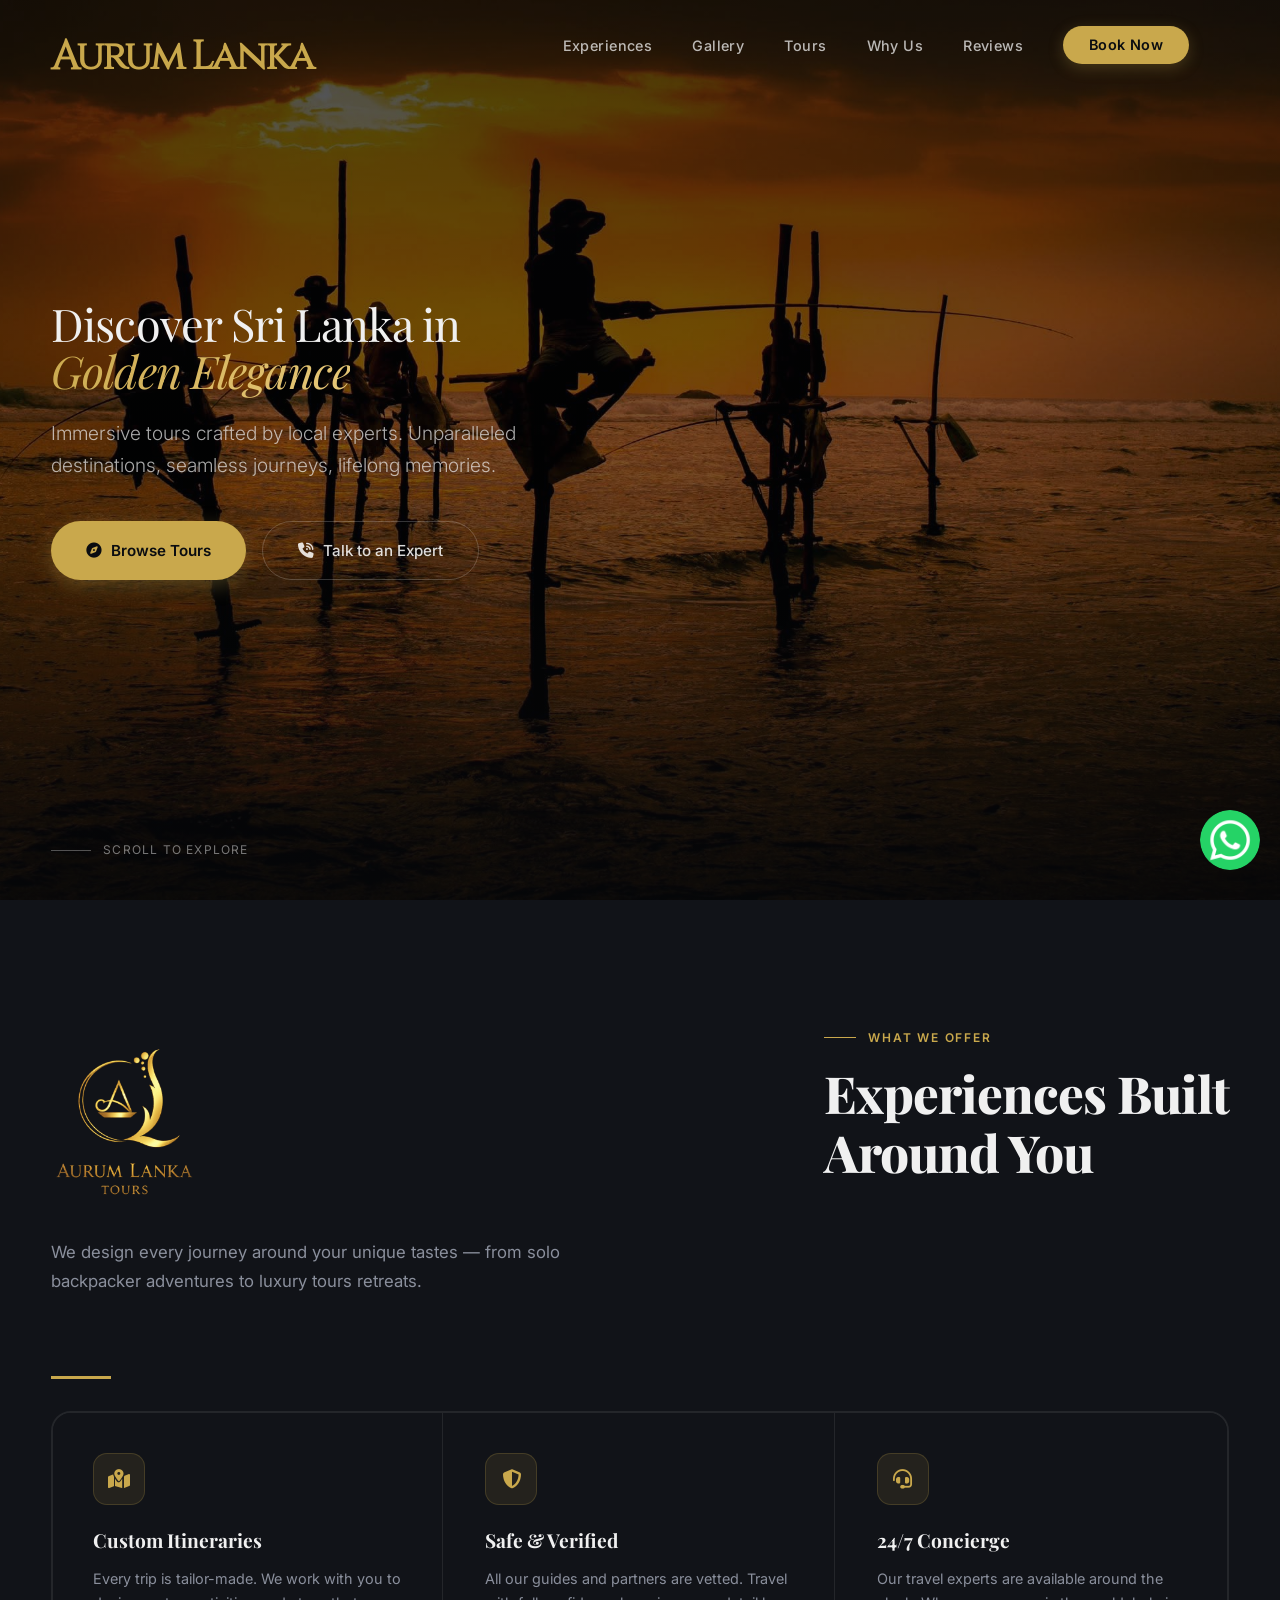
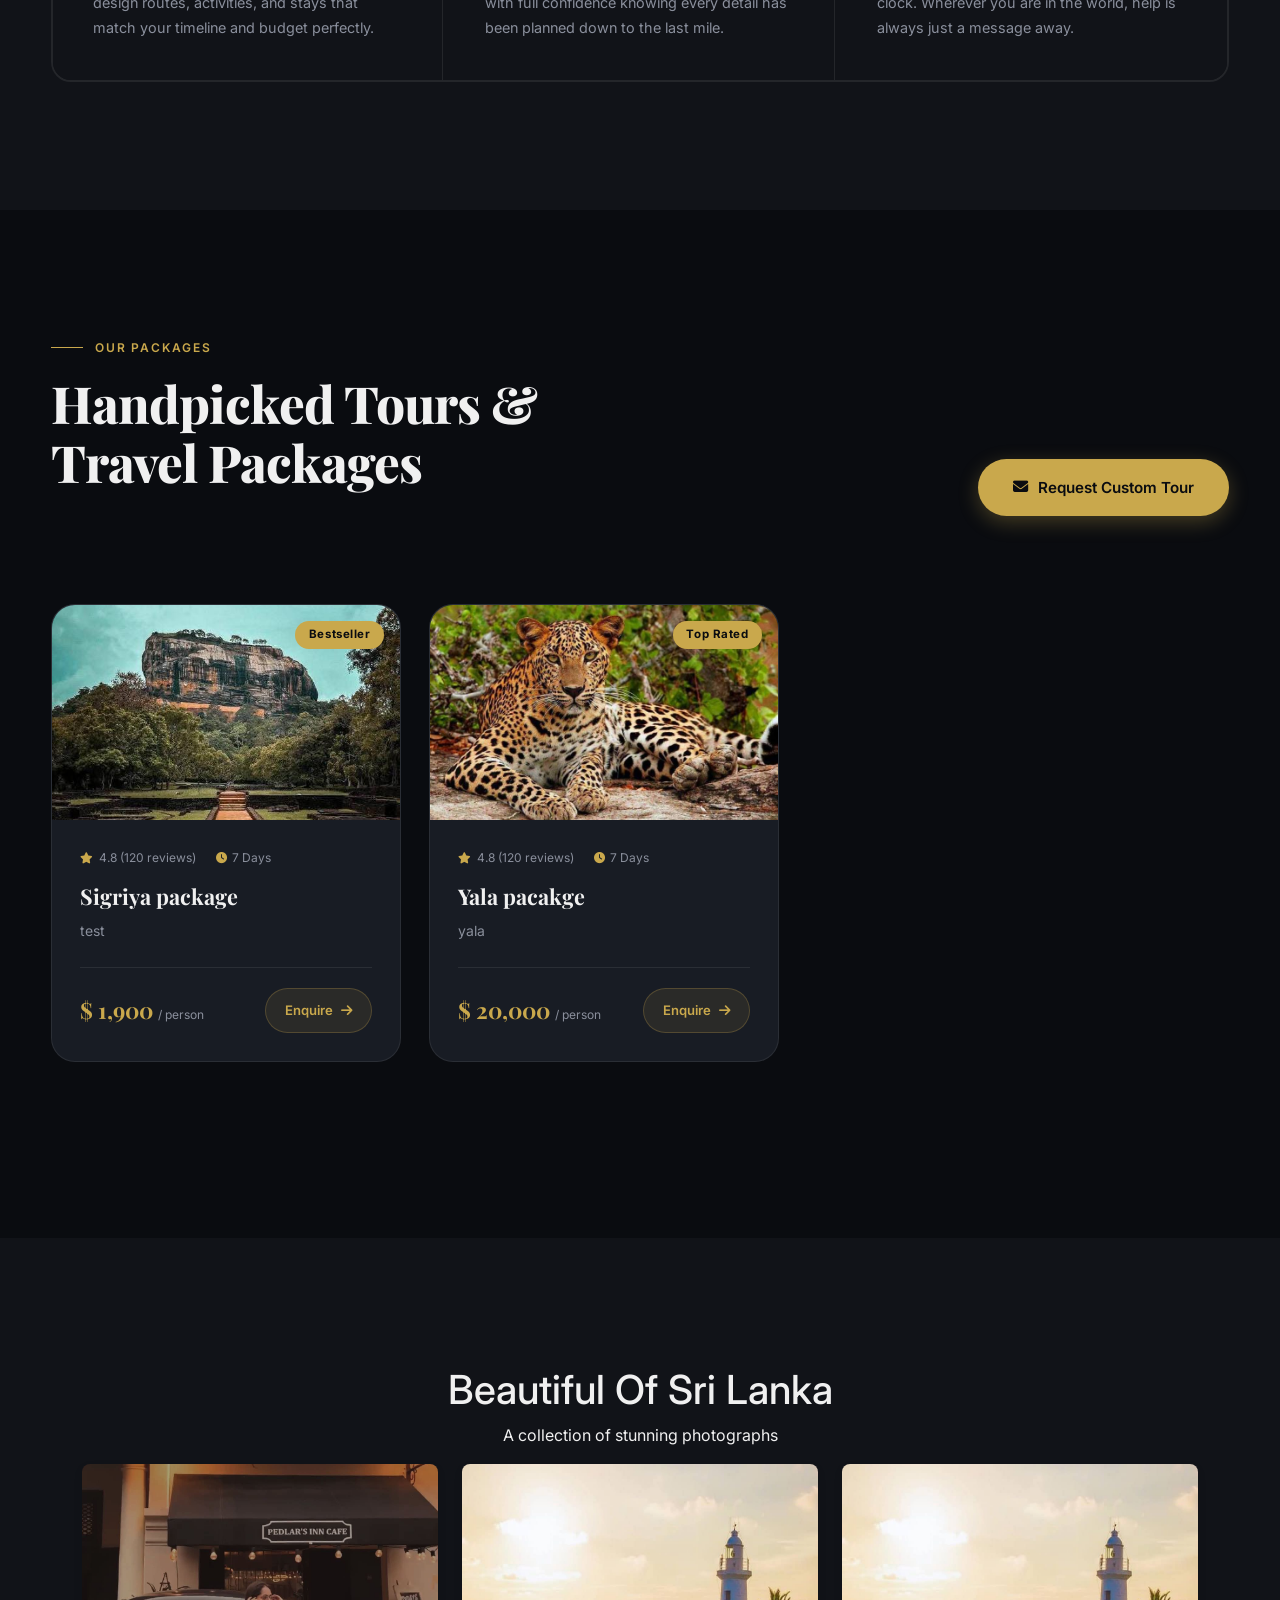
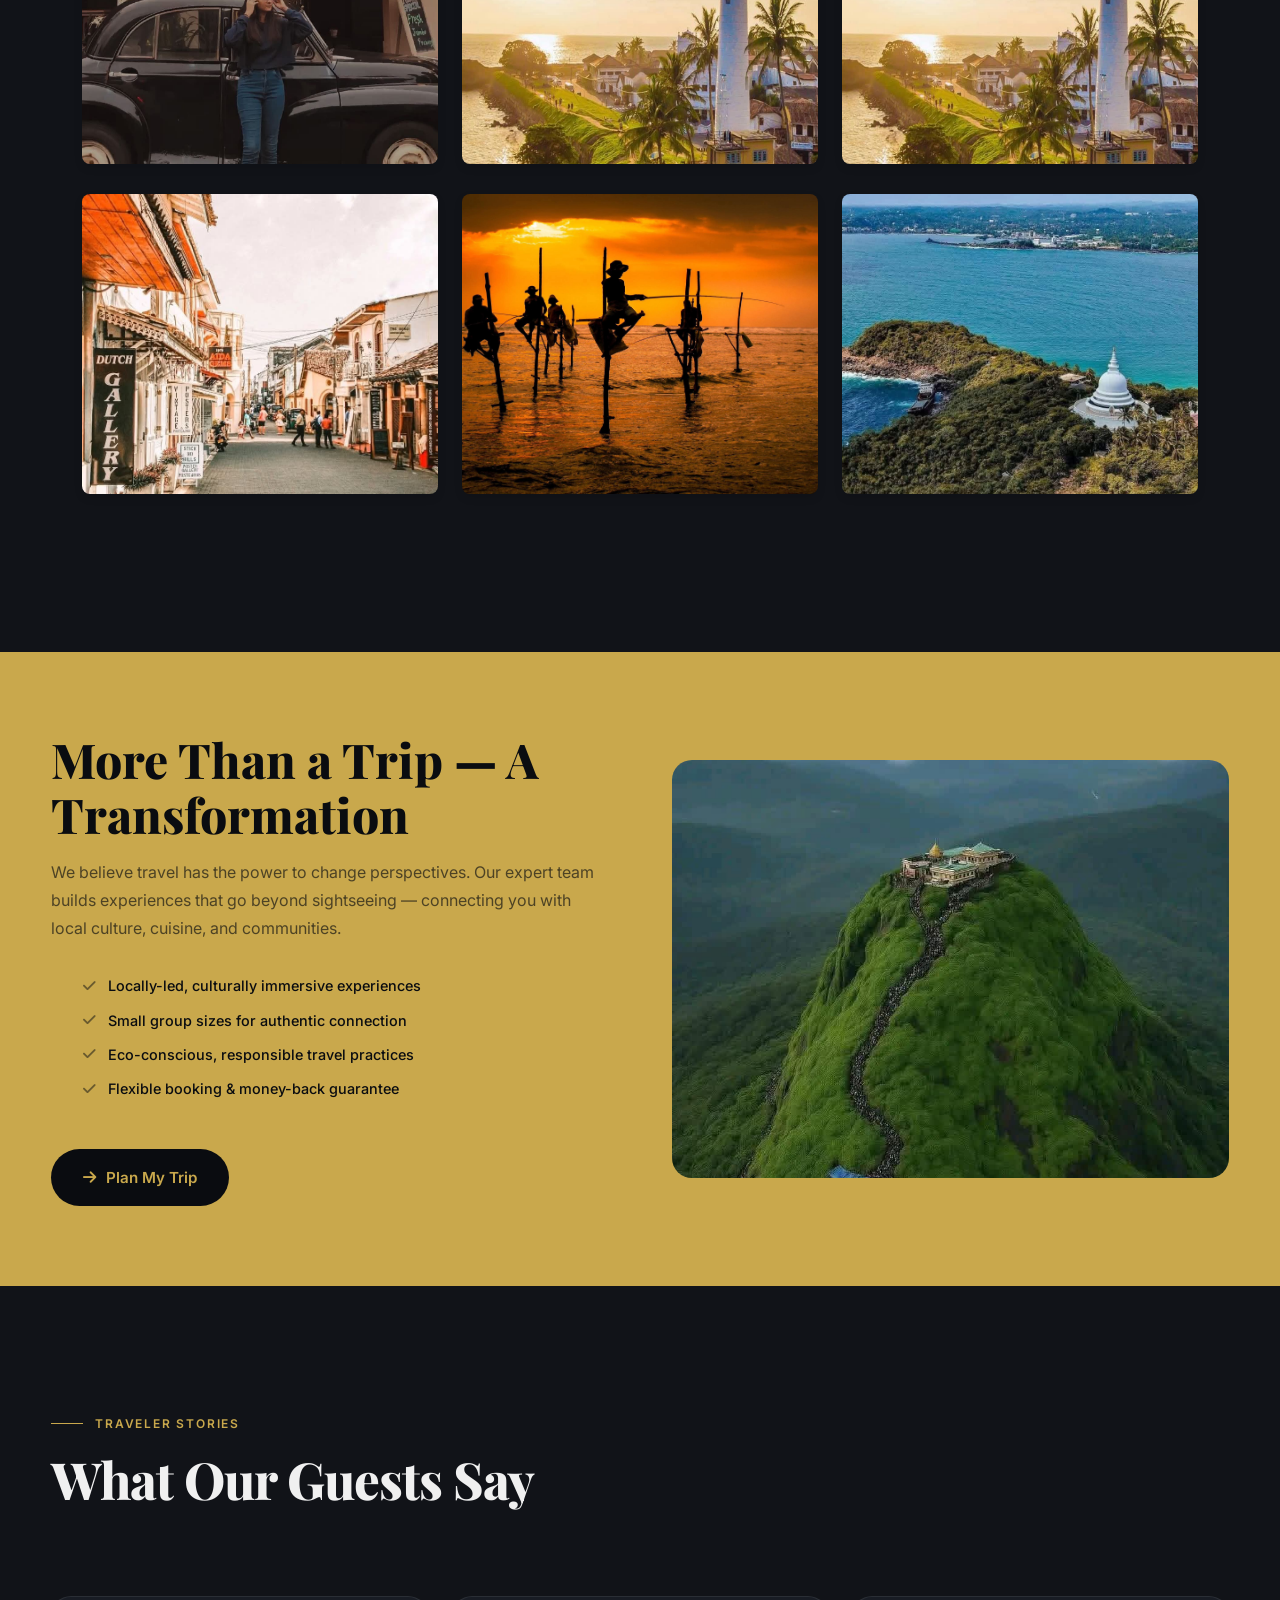
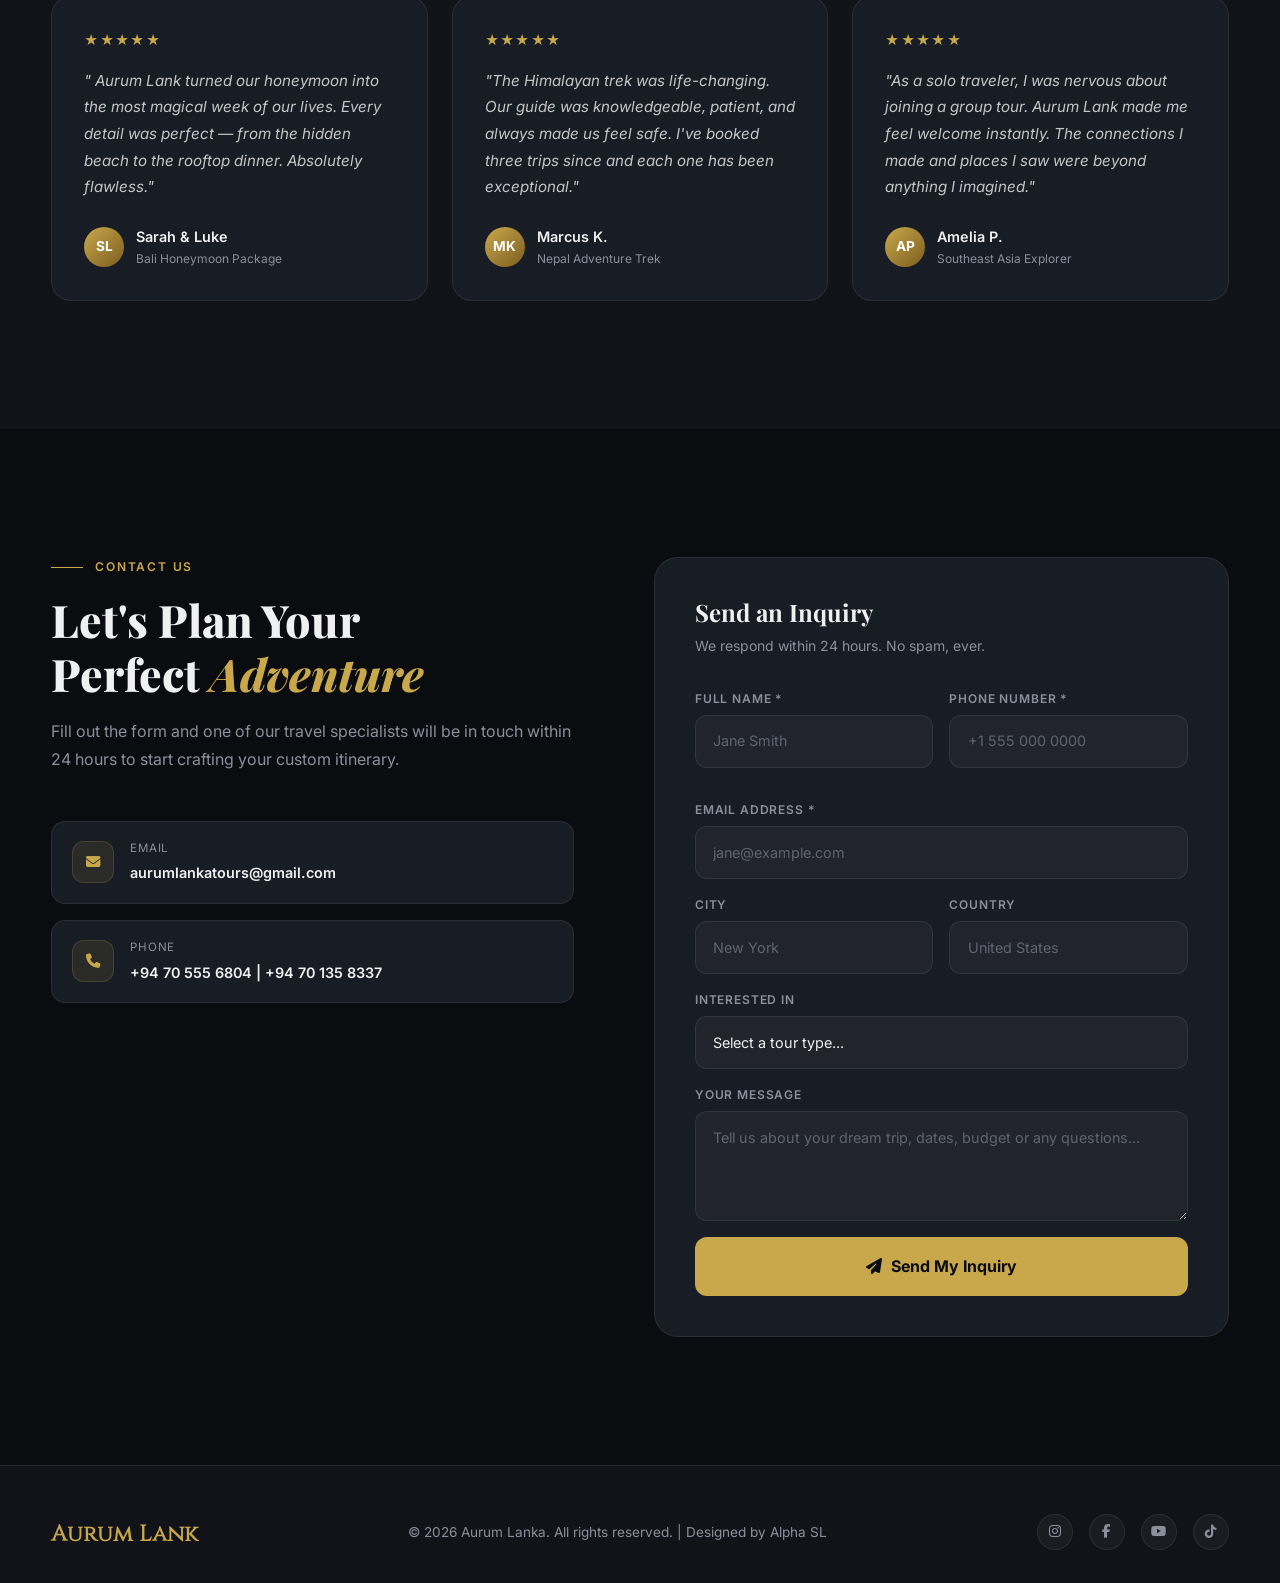
<file: index.html>
<!DOCTYPE html>
<html lang="en">

<head>
    <meta charset="UTF-8">
    <meta name="viewport" content="width=device-width, initial-scale=1.0">
    <title>
        Aurum Lanka </title>
    <meta name="description"
        content="Discover handpicked tours and travel packages designed for the modern explorer. Unforgettable destinations, seamless booking.">
    <link rel="preconnect" href="https://fonts.googleapis.com">
    <link
        href="https://fonts.googleapis.com/css2?family=Playfair+Display:wght@700;800&family=Inter:wght@300;400;500;600&display=swap"
        rel="stylesheet">
    <link rel="stylesheet" href="https://cdnjs.cloudflare.com/ajax/libs/font-awesome/6.5.0/css/all.min.css">
    <link rel="stylesheet" href="https://cdn.jsdelivr.net/npm/bootstrap@5.3.3/dist/css/bootstrap.min.css"
        integrity="sha384-QWTKZyjpPEjISv5WaRU9OFeRpok6YctnYmDr5pNlyT2bRjXh0JMhjY6hW+ALEwIH" crossorigin="anonymous">
    <link rel="stylesheet" href="css/homepage.css">
    <link rel="icon" href="/img/favicon.ico">
    <link rel="stylesheet" href="https://cdnjs.cloudflare.com/ajax/libs/animate.css/4.1.1/animate.min.css" />
    <script type="text/javascript"
        src="//translate.google.com/translate_a/element.js?cb=googleTranslateElementInit"></script>
</head>

<body>

    <!-- NAVBAR -->
    <nav class="navbar" id="navbar">
        <a href="#" class="nav-logo">
            Aurum Lanka </a>
        <ul class="nav-links">
            <li><a href="#experiences">Experiences</a></li>
            <li><a href="#gallery" class="">Gallery</a></li>
            <li><a href="#tours">Tours</a></li>
            <li><a href="#about">Why Us</a></li>
            <li><a href="#testimonials">Reviews</a></li>
            <li><a href="#contact" class="nav-cta">Book Now</a></li>
            <div class="gtranslate_wrapper"></div>
        </ul>
        <button class="hamburger" id="hamburger"><i class="fa fa-bars"></i></button>
        <nav class="nav-mobile" id="navMobile">
            <a onclick="closeMenu()"><i class="fa fa-times"
                    style="position:absolute;top:1.5rem;right:1.5rem;cursor:pointer;font-size:1.5rem;"></i></a>
            <a href="#experiences" onclick="closeMenu()">Experiences</a>
            <a href="#gallery" class="" onclick="closeMenu()">Gallery</a>
            <a href="#tours" onclick="closeMenu()">Tours</a>
            <a href="#about" onclick="closeMenu()">Why Us</a>
            <a href="#testimonials" onclick="closeMenu()">Reviews</a>
            <a href="#contact" onclick="closeMenu()" style="color:var(--gold)!important">Book Now</a>
            <div class="gtranslate_wrapper"></div>
        </nav>
    </nav>


    <div id="whatsapp-button">

        <a href="https://api.whatsapp.com/send?phone=94705556804" target="_blank">


            <img src="img/whatsapf.png" alt="WhatsApp" />

        </a>

    </div>
    <!-- HERO -->
    <section class="hero ">
        <div class="hero-bg"></div>

        <div class="hero-content">

            <!-- <div class="hero-tag"><i class="fa fa-star"></i> Award-Winning Travel Agency</div> -->
            <h1>Discover Sri Lanka in<br><em>Golden Elegance</em></h1>
            <p>Immersive tours crafted by local experts. Unparalleled destinations, seamless journeys, lifelong
                memories.</p>

            <div class="hero-actions">
                <a href="#tours" class="btn-primary"><i class="fa fa-compass"></i> Browse Tours</a>
                <a href="#contact" class="btn-ghost"><i class="fa fa-phone-volume"></i> Talk to an Expert</a>

            </div>

        </div>
        <div class="hero-scroll-hint">

            <span class="line"></span> Scroll to explore
        </div>
    </section>

    <!-- STATS BAR -->


    <!-- FEATURES / EXPERIENCES -->
    <section class="section features-section" id="experiences">
        <div class="section-inner">
            <div class="section-head-row">
                <img src="img/officallogo22.png" alt="line" style="width:150px;margin-bottom:0.5rem;">
                <div>

                    <div class="section-label">What We Offer</div>

                    <h2 class="section-title">Experiences Built<br>Around You</h2>

                </div>


                <p class="section-subtext">We design every journey around your unique tastes — from solo backpacker
                    adventures to luxury tours retreats.</p>
            </div>
            <div class="section-line" style="width: 60px; height: 3px; background: var(--gold); margin: 1.5rem 0 2rem;">
            </div>

            <div class="features-grid">
                <div class="feature-item">
                    <div class="feature-icon"><i class="fa fa-map-location-dot"></i></div>
                    <div class="feature-title">Custom Itineraries</div>
                    <div class="feature-desc">Every trip is tailor-made. We work with you to design routes, activities,
                        and stays that match your timeline and budget perfectly.</div>
                </div>
                <div class="feature-item">
                    <div class="feature-icon"><i class="fa fa-shield-halved"></i></div>
                    <div class="feature-title">Safe &amp; Verified</div>
                    <div class="feature-desc">All our guides and partners are vetted. Travel with full confidence
                        knowing every detail has been planned down to the last mile.</div>
                </div>
                <div class="feature-item">
                    <div class="feature-icon"><i class="fa fa-headset"></i></div>
                    <div class="feature-title">24/7 Concierge</div>
                    <div class="feature-desc">Our travel experts are available around the clock. Wherever you are in the
                        world, help is always just a message away.</div>
                </div>
            </div>
        </div>
    </section>
    <!-- TOURS -->
    <section class="section tours-section" id="tours">
        <div class="section-inner">
            <div class="section-head-row">
                <div>
                    <div class="section-label">Our Packages</div>
                    <h2 class="section-title">Handpicked Tours &amp;<br>Travel Packages</h2>
                </div>

                <a href="#contact" class="btn-primary" style="white-space:nowrap"><i class="fa fa-envelope"></i> Request
                    Custom Tour</a>
            </div>
            <div class="tours-slider-container">

                <div class="tours-grid ">
                    <div class="tour-card">
                        <div class="tour-img-wrap">
                            <img src="uploads/69de690678ee8.jpeg" alt="Sigriya package" class="tour-img" loading="lazy">
                            <span class="tour-badge">
                                Bestseller </span>
                        </div>
                        <div class="tour-body">
                            <div class="tour-meta">
                                <div class="tour-meta-item"><i class="fa fa-star"></i> 4.8 (120 reviews)</div>
                                <div class="tour-meta-item"><i class="fa fa-clock"></i> 7 Days</div>
                            </div>
                            <h3 class="tour-name">
                                Sigriya package </h3>
                            <p class="tour-desc">
                                test </p>
                            <div class="tour-footer">
                                <div class="tour-price">
                                    $
                                    1,900 <span>/ person</span>
                                </div>
                                <button class="tour-btn" onclick="prefillAndScroll('Sigriya package')">
                                    Enquire <i class="fa fa-arrow-right"></i>
                                </button>
                            </div>
                        </div>
                    </div>
                    <div class="tour-card">
                        <div class="tour-img-wrap">
                            <img src="uploads/69db46496c7da.jpeg" alt="Yala pacakge" class="tour-img" loading="lazy">
                            <span class="tour-badge">
                                Top Rated </span>
                        </div>
                        <div class="tour-body">
                            <div class="tour-meta">
                                <div class="tour-meta-item"><i class="fa fa-star"></i> 4.8 (120 reviews)</div>
                                <div class="tour-meta-item"><i class="fa fa-clock"></i> 7 Days</div>
                            </div>
                            <h3 class="tour-name">
                                Yala pacakge </h3>
                            <p class="tour-desc">
                                yala </p>
                            <div class="tour-footer">
                                <div class="tour-price">
                                    $
                                    20,000 <span>/ person</span>
                                </div>
                                <button class="tour-btn" onclick="prefillAndScroll('Yala pacakge')">
                                    Enquire <i class="fa fa-arrow-right"></i>
                                </button>
                            </div>
                        </div>
                    </div>
                </div>

            </div>

        </div>
    </section>
    <section class="section features-section" id="gallery">
        <div class="text-center">
            <h1>Beautiful Of Sri Lanka</h1>
            <p>A collection of stunning photographs</p>
        </div>

        <div class="container ">
            <div class="row">

                <div class=" col-lg-4 col-md-6 gallery-item">
                    <img loading="lazy" src="metrialimg/IMG-20260417-WA0124.jpg" alt="Animals" class="img-fluid">
                </div>

                <div class="col-lg-4 col-md-6 gallery-item">
                    <img loading="lazy" src="metrialimg/IMG-20260417-WA0125.jpg" alt="Architecture" class="img-fluid">
                </div>

                <div class="col-lg-4 col-md-6 gallery-item ">
                    <img loading="lazy" src="metrialimg/IMG-20260417-WA0125.jpg" alt="Travel" class="img-fluid">
                </div>
                <div class="col-lg-4 col-md-6 gallery-item">
                    <img loading="lazy" src="metrialimg/IMG-20260417-WA0126.jpg" alt="Mountains" class="img-fluid">
                </div>
                <div class="col-lg-4 col-md-6 gallery-item">
                    <img loading="lazy" src="metrialimg/IMG-20260414-WA0058.jpg" alt="Beach" class="img-fluid">
                </div>



                <div class="col-lg-4 col-md-6 gallery-item">
                    <img loading="lazy" src="metrialimg/IMG-20260414-WA0064.jpg"" alt=" Nature" class="img-fluid">
                </div>

            </div>
        </div>

    </section>
    <!-- <div class="stats-bar">
        <div class="stats-inner">
            <div class="stat-item">
                <div class="stat-number">12K+</div>
                <div class="stat-label">Happy Travelers</div>
            </div>
            <div class="stat-item">
                <div class="stat-number">85+</div>
                <div class="stat-label">Destinations</div>
            </div>
            <div class="stat-item">
                <div class="stat-number">15Y</div>
                <div class="stat-label">Years Experience</div>
            </div>
            <div class="stat-item">
                <div class="stat-number">4.9★</div>
                <div class="stat-label">Average Rating</div>
            </div>
        </div>
    </div> -->


    <!-- WHY US STRIP -->
    <section class="experience-section" id="about">
        <div class="experience-inner">
            <div class="experience-text">
                <h2>More Than a Trip — A Transformation</h2>
                <p>We believe travel has the power to change perspectives. Our expert team builds experiences that go
                    beyond sightseeing — connecting you with local culture, cuisine, and communities.</p>
                <ul class="exp-list">
                    <li><i class="fa fa-check"></i> Locally-led, culturally immersive experiences</li>
                    <li><i class="fa fa-check"></i> Small group sizes for authentic connection</li>
                    <li><i class="fa fa-check"></i> Eco-conscious, responsible travel practices</li>
                    <li><i class="fa fa-check"></i> Flexible booking &amp; money-back guarantee</li>
                </ul>
                <a href="#contact" class="btn-dark"><i class="fa fa-arrow-right"></i> Plan My Trip</a>
            </div>
            <div style="position:relative;border-radius:20px;overflow:hidden;aspect-ratio:4/3;">
                <img src="metrialimg/IMG-20260414-WA0053.jpg" style="width:100%;height:100%;object-fit:cover;"
                    alt="Travel experience">
            </div>
        </div>
    </section>

    <!-- TESTIMONIALS -->
    <section class="section testimonials-section" id="testimonials">
        <div class="section-inner">
            <div class="section-head-row">
                <div>
                    <div class="section-label">Traveler Stories</div>
                    <h2 class="section-title">What Our Guests Say</h2>
                </div>
            </div>
            <div class="testimonials-grid">
                <div class="testimonial-card">
                    <div class="testi-stars">★★★★★</div>
                    <p class="testi-quote">" Aurum Lank turned our honeymoon into the most magical week of our lives.
                        Every
                        detail was perfect — from the hidden beach to the rooftop dinner. Absolutely flawless."</p>
                    <div class="testi-author">
                        <div class="testi-avatar">SL</div>
                        <div>
                            <div class="testi-name">Sarah &amp; Luke</div>
                            <div class="testi-location">Bali Honeymoon Package</div>
                        </div>
                    </div>
                </div>
                <div class="testimonial-card">
                    <div class="testi-stars">★★★★★</div>
                    <p class="testi-quote">"The Himalayan trek was life-changing. Our guide was knowledgeable, patient,
                        and always made us feel safe. I've booked three trips since and each one has been exceptional."
                    </p>
                    <div class="testi-author">
                        <div class="testi-avatar">MK</div>
                        <div>
                            <div class="testi-name">Marcus K.</div>
                            <div class="testi-location">Nepal Adventure Trek</div>
                        </div>
                    </div>
                </div>
                <div class="testimonial-card">
                    <div class="testi-stars">★★★★★</div>
                    <p class="testi-quote">"As a solo traveler, I was nervous about joining a group tour. Aurum Lank
                        made
                        me feel welcome instantly. The connections I made and places I saw were beyond anything I
                        imagined."</p>
                    <div class="testi-author">
                        <div class="testi-avatar">AP</div>
                        <div>
                            <div class="testi-name">Amelia P.</div>
                            <div class="testi-location">Southeast Asia Explorer</div>
                        </div>
                    </div>
                </div>
            </div>
        </div>
    </section>

    <!-- CONTACT / INQUIRY -->
    <section class="section contact-section" id="contact">
        <div class="section-inner">
            <div class="contact-grid">
                <div class="contact-info">
                    <div class="section-label">Contact Us</div>
                    <h2>Let's Plan Your<br>Perfect <em style="font-style:italic;color:var(--gold)">Adventure</em></h2>
                    <p>Fill out the form and one of our travel specialists will be in touch within 24 hours to start
                        crafting your custom itinerary.</p>
                    <div class="contact-cards">
                        <div class="contact-card">
                            <div class="contact-card-icon"><i class="fa fa-envelope"></i></div>
                            <div>
                                <div class="contact-card-label">Email</div>
                                <div class="contact-card-value">aurumlankatours@gmail.com</div>
                            </div>
                        </div>
                        <div class="contact-card">
                            <div class="contact-card-icon"><i class="fa fa-phone"></i></div>
                            <div>
                                <div class="contact-card-label">Phone</div>
                                <div class="contact-card-value">+94 70 555 6804 | +94 70 135 8337</div>
                            </div>
                        </div>
                        <!-- <div class="contact-card">
                            <div class="contact-card-icon"><i class="fa fa-clock"></i></div>
                            <div>
                                <div class="contact-card-label">Support Hours</div>
                                <div class="contact-card-value">24 / 7 — Always Available</div>
                            </div>
                        </div> -->
                    </div>
                </div>

                <div class="inquiry-form">
                    <h3>Send an Inquiry</h3>
                    <p class="form-sub">We respond within 24 hours. No spam, ever.</p>
                    <form id="leadForm">
                        <div class="field-row">
                            <div class="field">
                                <label>Full Name *</label>
                                <input type="text" id="f_name" placeholder="Jane Smith" required>
                            </div>
                            <div class="field">
                                <label>Phone Number *</label>
                                <input type="tel" id="f_mobile" placeholder="+1 555 000 0000" required>
                            </div>
                        </div>
                        <div class="field">
                            <label>Email Address *</label>
                            <input type="email" id="f_email" placeholder="jane@example.com" required>
                        </div>
                        <div class="field-row">
                            <div class="field" style="margin-bottom:0">
                                <label>City</label>
                                <input type="text" id="f_city" placeholder="New York">
                            </div>
                            <div class="field" style="margin-bottom:0">
                                <label>Country</label>
                                <input type="text" id="f_country" placeholder="United States">
                            </div>
                        </div>
                        <div class="field" style="margin-top:1rem">
                            <label>Interested In</label>
                            <select id="f_interest">
                                <option value="">Select a tour type...</option>
                                <option value="5">
                                    Sigriya package </option>
                                <option value="4">
                                    Yala pacakge </option>
                            </select>
                        </div>
                        <div class="field">
                            <label>Your Message</label>
                            <textarea id="f_message"
                                placeholder="Tell us about your dream trip, dates, budget or any questions..."></textarea>
                        </div>
                        <div class="submit-row">
                            <button type="submit" class="submit-btn" id="submitBtn">
                                <i class="fa fa-paper-plane"></i> Send My Inquiry
                            </button>
                        </div>
                        <div class="form-feedback" id="formFeedback"></div>
                    </form>
                </div>
            </div>
        </div>
    </section>

    <!-- FOOTER -->
    <footer class="footer">
        <div class="footer-inner">
            <div class="footer-logo"> Aurum Lank</div>
            <div class="footer-copy">&copy;
                2026 Aurum Lanka. All rights reserved. | Designed by Alpha SL
            </div>
            <div class="footer-socials">
                <a class="footer-social" href="#"><i class="fab fa-instagram"></i></a>
                <a class="footer-social" href="#"><i class="fab fa-facebook-f"></i></a>
                <a class="footer-social" href="#"><i class="fab fa-youtube"></i></a>
                <a class="footer-social" href="#"><i class="fab fa-tiktok"></i></a>
            </div>
        </div>
    </footer>

    <script>
        const API_KEY = "948645d2e8e3bf53323bdc74511f645d868292b3b444ef93d6f7032ae591a091";
        const API_URL = "/api/leads.php";

        // Sticky Navbar
        const navbar = document.getElementById('navbar');
        window.addEventListener('scroll', () => {
            navbar.classList.toggle('scrolled', window.scrollY > 60);
        });

        // Hamburger menu
        document.getElementById('hamburger').addEventListener('click', () => {
            document.getElementById('navMobile').classList.toggle('open');
        });
        function closeMenu() {
            document.getElementById('navMobile').classList.remove('open');
        }

        // Prefill form on tour click
        function prefillAndScroll(tourName) {
            document.getElementById('contact').scrollIntoView({ behavior: 'smooth' });
            const msg = document.getElementById('f_message');
            if (msg) msg.value = `I am interested in the "${tourName}" package. Please send me more details and availability.`;
        }

        // Form submission
        document.getElementById('leadForm').addEventListener('submit', async function (e) {
            e.preventDefault();

            if (!API_KEY) {
                showFeedback('System error: API not configured. Please contact us directly.', 'error');
                return;
            }

            const btn = document.getElementById('submitBtn');
            const orig = btn.innerHTML;
            btn.disabled = true;
            btn.innerHTML = '<i class="fa fa-spinner fa-spin"></i> Sending...';

            const interestSelect = document.getElementById('f_interest');
            const interestId = interestSelect.value;
            const interestText = interestId ? interestSelect.options[interestSelect.selectedIndex].text : '';
            const baseMsg = document.getElementById('f_message').value.trim();
            const message = interestText ? `[Interested in: ${interestText}]\n${baseMsg}` : baseMsg;

            const payload = {
                name: document.getElementById('f_name').value.trim(),
                email: document.getElementById('f_email').value.trim(),
                mobile: document.getElementById('f_mobile').value.trim(),
                city: document.getElementById('f_city').value.trim(),
                country: document.getElementById('f_country').value.trim(),
                message,
                source: 'website',
                status: 'new',
                product_id: interestId ? parseInt(interestId) : null
            };

            try {
                const res = await fetch(API_URL, {
                    method: 'POST',
                    headers: { 'Content-Type': 'application/json', 'X-API-Key': API_KEY },
                    body: JSON.stringify(payload)
                });
                const result = await res.json();
                if (result.success) {
                    showFeedback('🎉 Thank you! We\'ll reach out within 24 hours to start planning your adventure.', 'success');
                    this.reset();
                } else {
                    showFeedback(result.message || 'Something went wrong. Please try again.', 'error');
                }
            } catch {
                showFeedback('Network error. Please check your connection and try again.', 'error');
            } finally {
                btn.disabled = false;
                btn.innerHTML = orig;
            }
        });

        function showFeedback(msg, type) {
            const el = document.getElementById('formFeedback');
            el.textContent = msg;
            el.className = 'form-feedback ' + type;
            el.style.display = 'block';
            if (type === 'success') setTimeout(() => el.style.display = 'none', 7000);
        }
    </script>

    <script>

        document.addEventListener("DOMContentLoaded", function () {

            var whatsappButton = document.getElementById('whatsapp-button');

            whatsappButton.style.bottom = '30px'; // Change the distance from bottom as needed

        });

    </script>
<script>window.gtranslateSettings = {"default_language":"en","native_language_names":true,"detect_browser_language":true,"wrapper_selector":".gtranslate_wrapper","flag_size":24,"switcher_horizontal_position":"inline","flag_style":"3d","switcher_text_color":"#f7f7f7","switcher_arrow_color":"#f2f2f2","switcher_border_color":"#161616","switcher_background_color":"#303030","switcher_background_shadow_color":"#474747","switcher_background_hover_color":"#3a3a3a","dropdown_text_color":"#eaeaea","dropdown_hover_color":"#748393","dropdown_background_color":"#474747"}</script>
<script src="https://cdn.gtranslate.net/widgets/latest/dwf.js" defer></script>
</body>

</html>
</file>
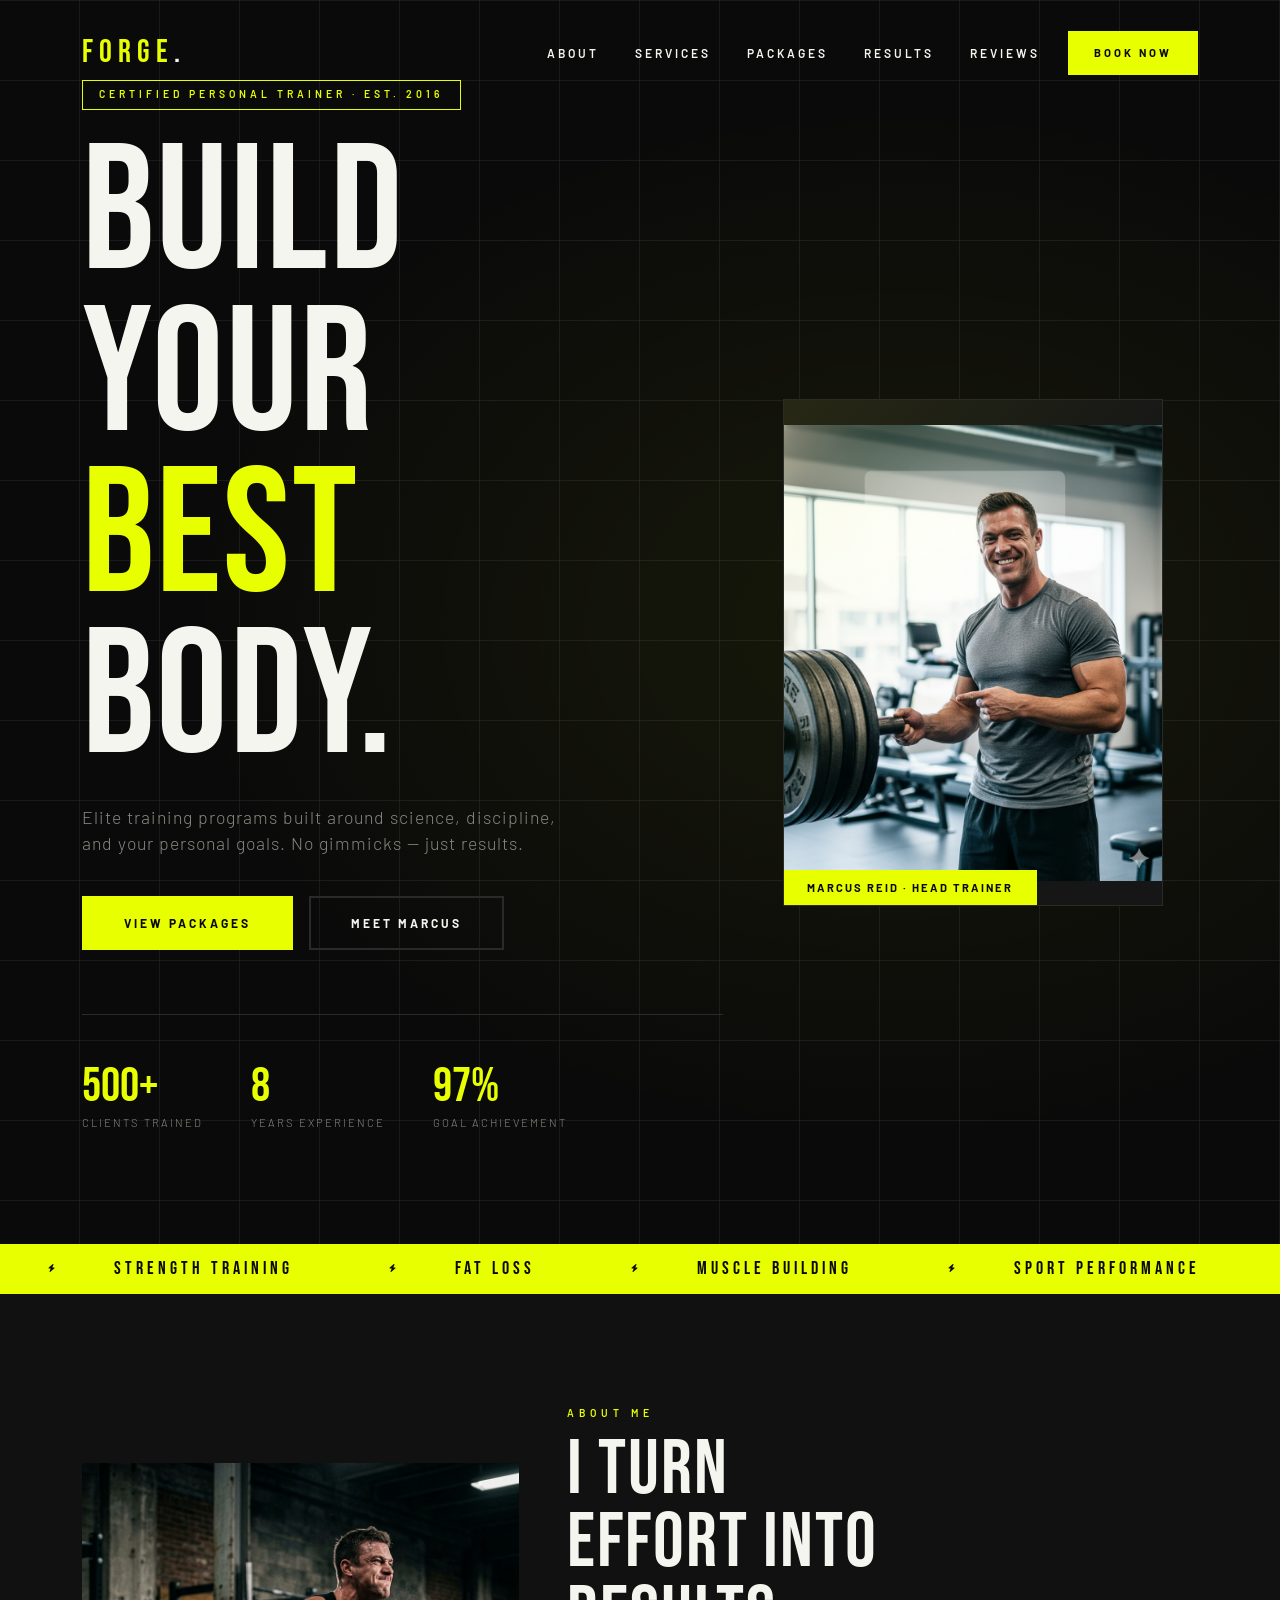
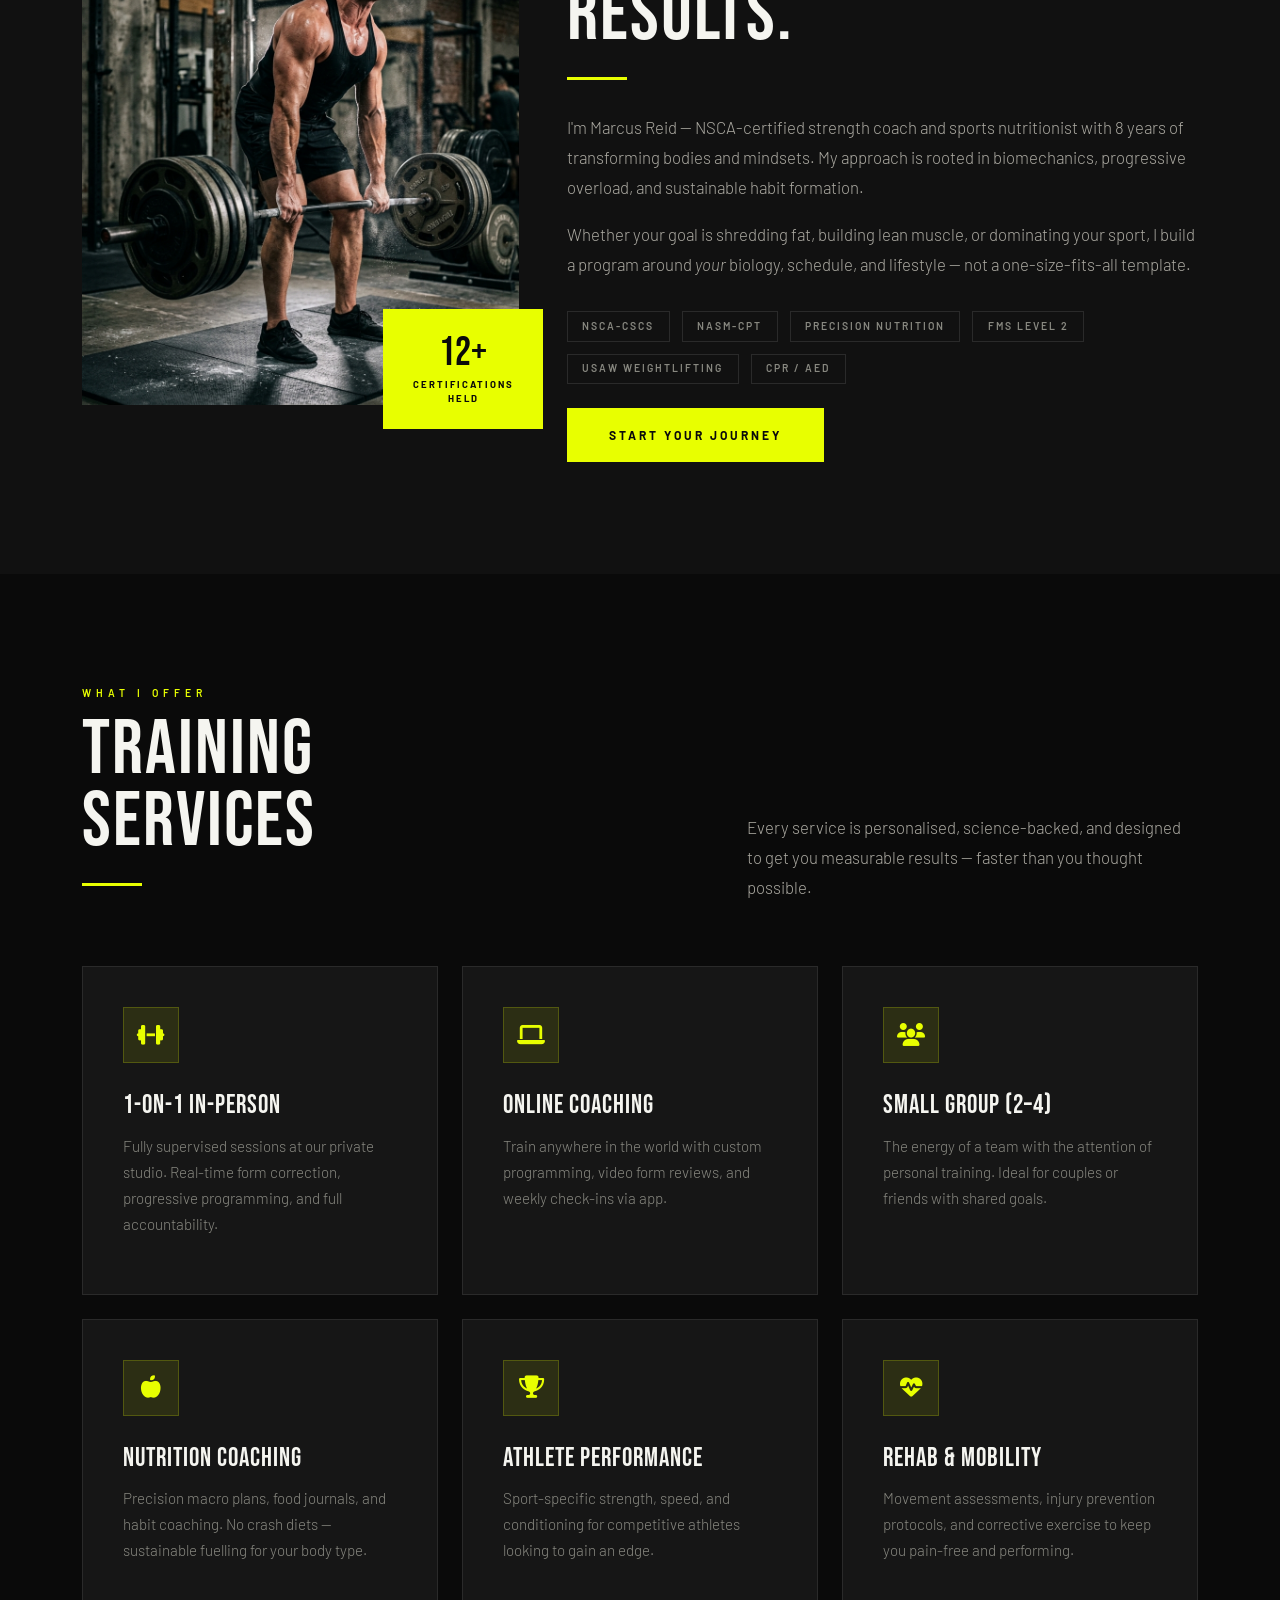
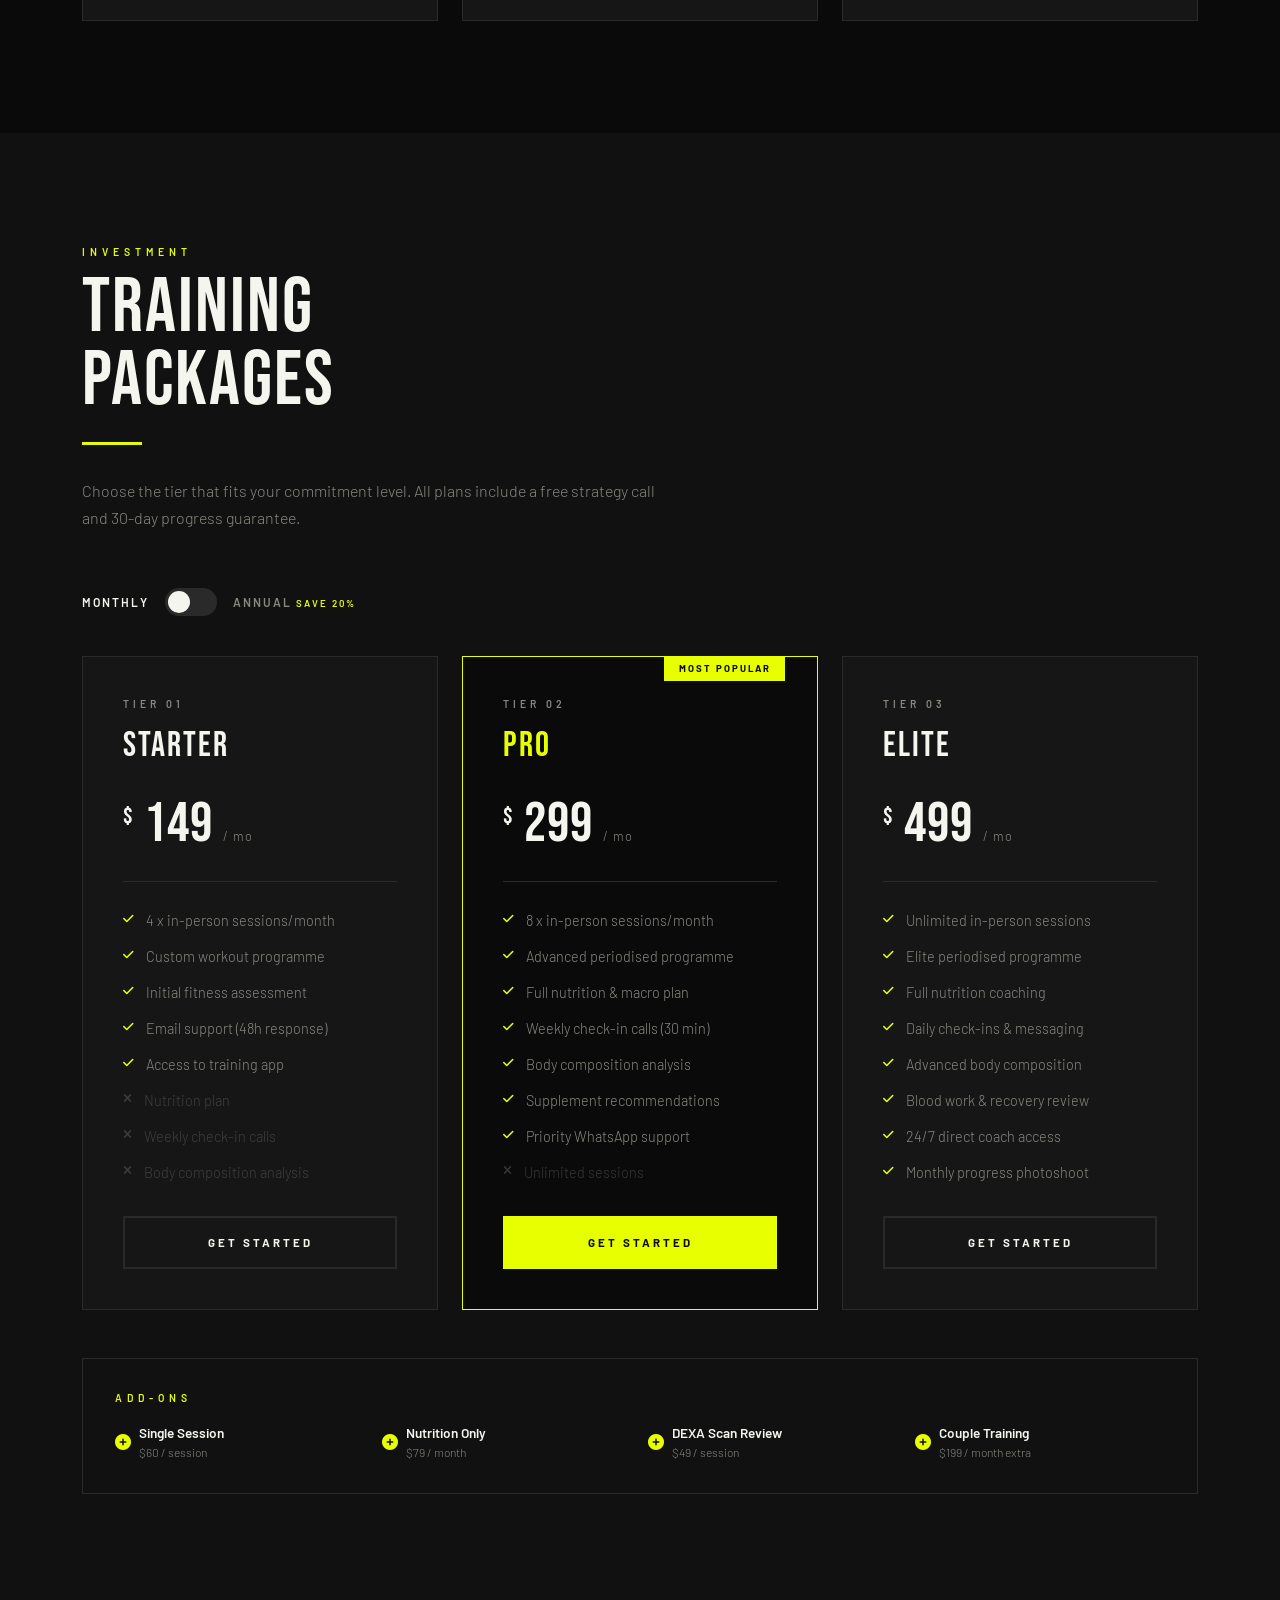
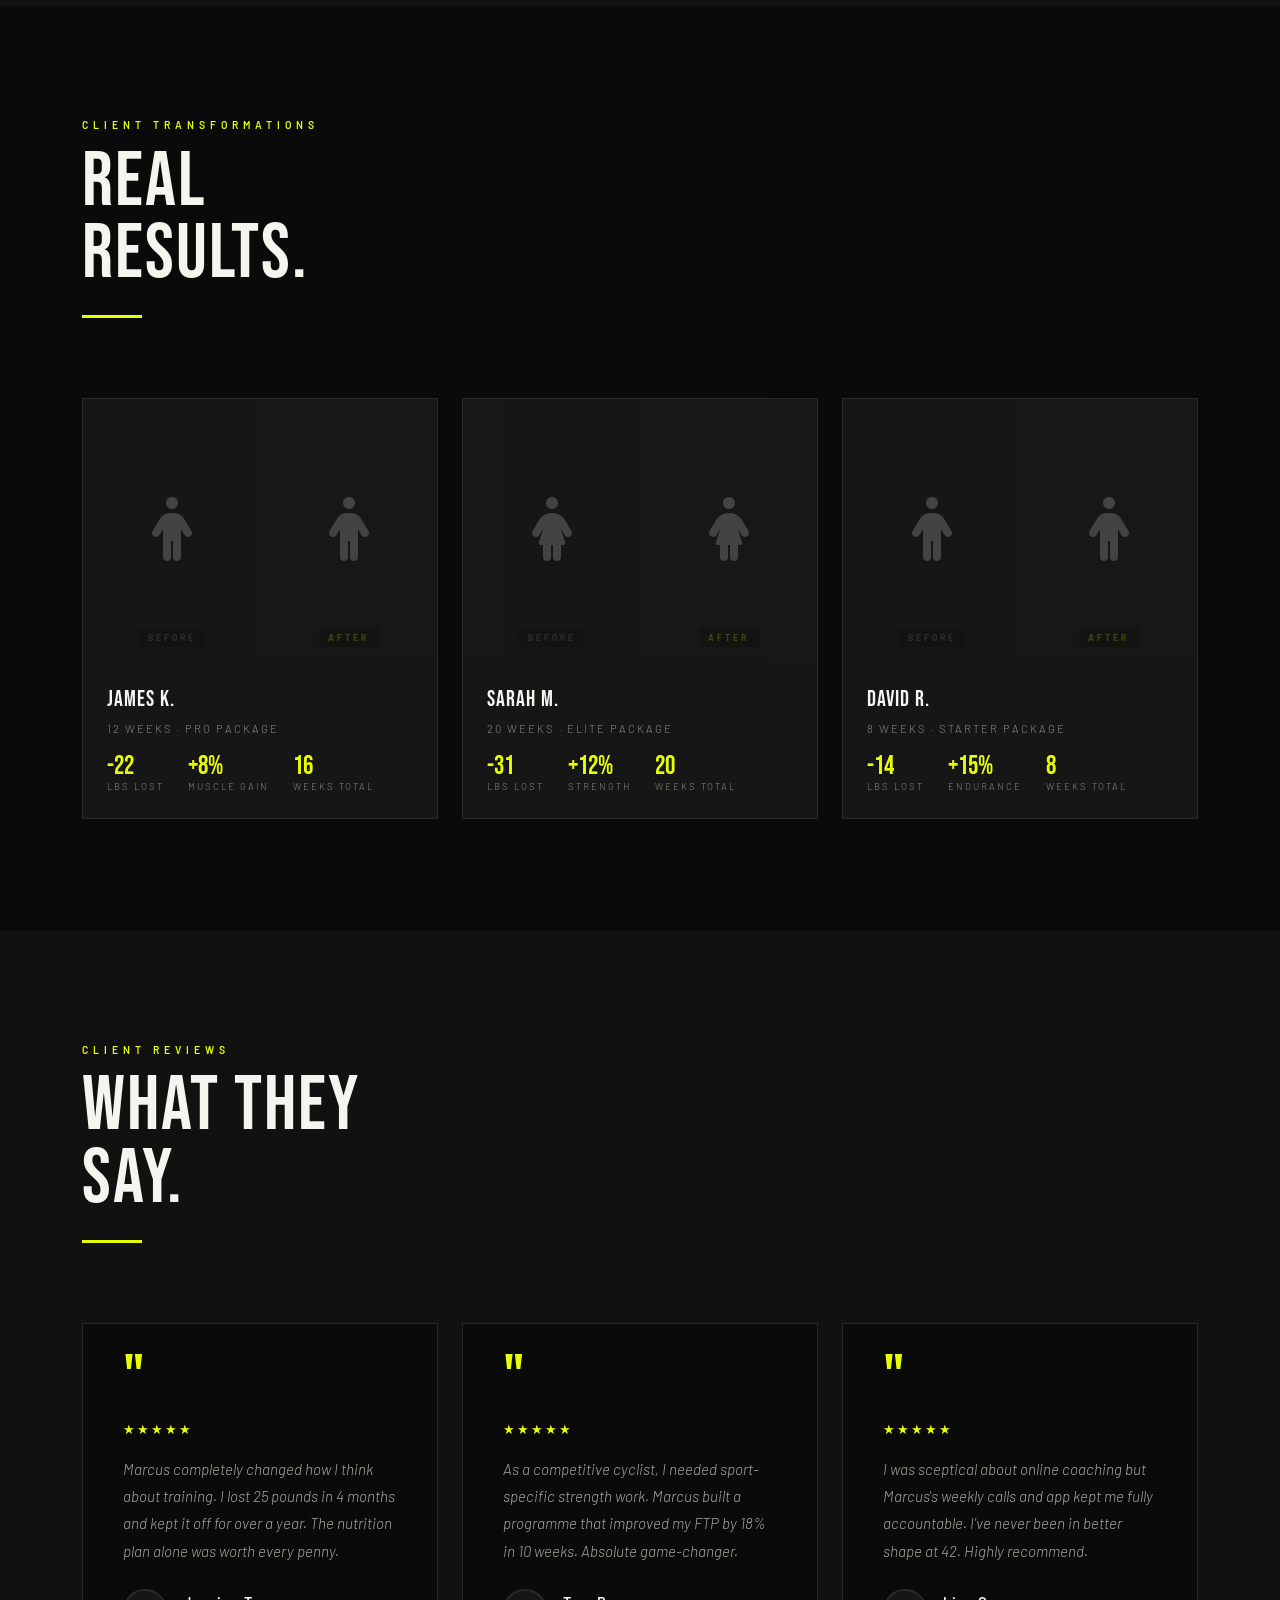
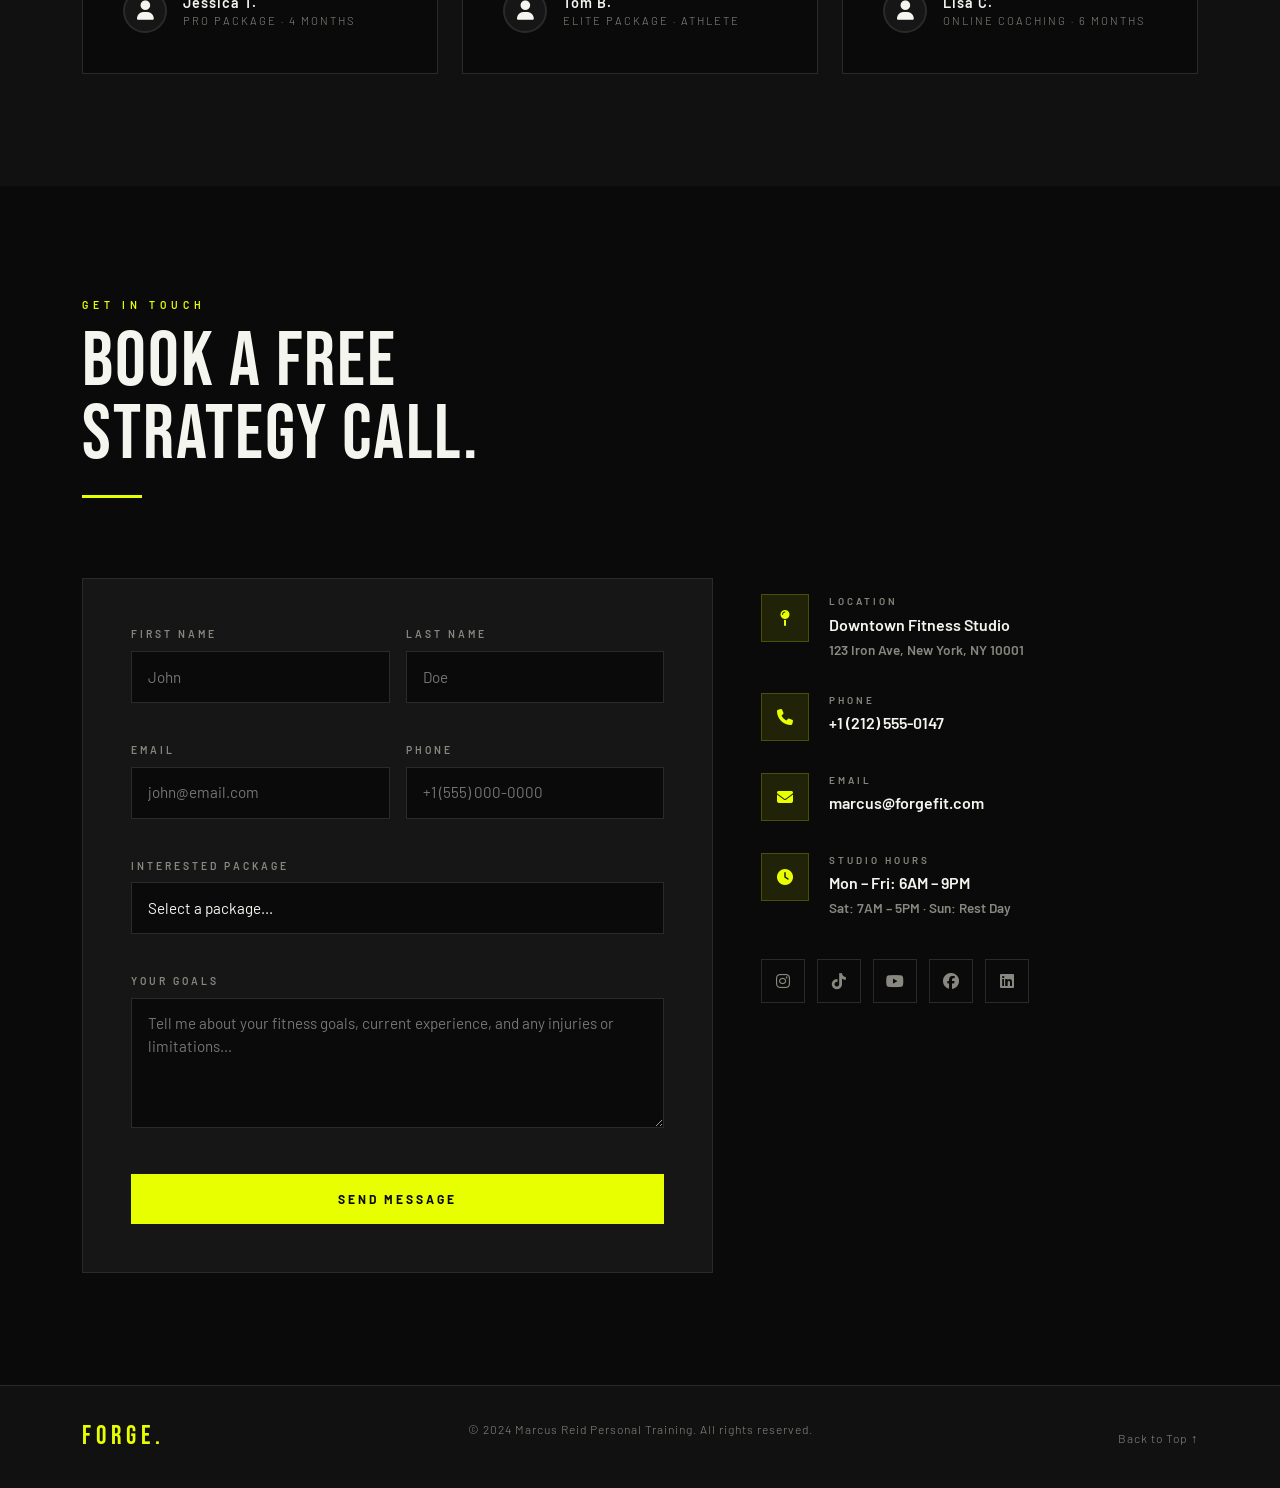
<file: fitness.html>
<!DOCTYPE html>
<html lang="en">
<head>
  <meta charset="UTF-8" />
  <meta name="viewport" content="width=device-width, initial-scale=1.0"/>
  <title>FORGE | Personal Training</title>

  <!-- Bootstrap 5 -->
  <link rel="stylesheet" href="https://cdnjs.cloudflare.com/ajax/libs/bootstrap/5.3.2/css/bootstrap.min.css"/>
  <!-- Font Awesome -->
  <link rel="stylesheet" href="https://cdnjs.cloudflare.com/ajax/libs/font-awesome/6.5.0/css/all.min.css"/>
  <!-- Google Fonts -->
  <link href="https://fonts.googleapis.com/css2?family=Bebas+Neue&family=Barlow:ital,wght@0,300;0,400;0,600;0,700;1,300&display=swap" rel="stylesheet"/>

  <style> 
    :root {
      --black: #0a0a0a;
      --dark: #111111;
      --card-bg: #161616;
      --accent: #e8ff00;
      --accent-dim: #c8dc00;
      --white: #f5f5f0;
      --muted: #888880;
      --border: #2a2a2a;
      --font-display: 'Bebas Neue', sans-serif;
      --font-body: 'Barlow', sans-serif;
    }

    * { margin: 0; padding: 0; box-sizing: border-box; }

    html { scroll-behavior: smooth; }

    body {
      background: var(--black);
      color: var(--white);
      font-family: var(--font-body);
      font-weight: 300;
      overflow-x: hidden;
    }

    /* ─── SCROLLBAR ─── */
    ::-webkit-scrollbar { width: 4px; }
    ::-webkit-scrollbar-track { background: var(--black); }
    ::-webkit-scrollbar-thumb { background: var(--accent); }

    /* ─── NAVBAR ─── */
    .navbar {
      background: transparent;
      padding: 1.5rem 0;
      position: fixed;
      width: 100%;
      z-index: 1000;
      transition: background 0.4s ease, padding 0.4s ease;
      border-bottom: 1px solid transparent;
    }
    .navbar.scrolled {
      background: rgba(10,10,10,0.96);
      padding: 1rem 0;
      border-bottom-color: var(--border);
      backdrop-filter: blur(12px);
    }
    .navbar-brand {
      font-family: var(--font-display);
      font-size: 2rem;
      letter-spacing: 6px;
      color: var(--accent) !important;
    }
    .navbar-brand span { color: var(--white); }
    .nav-link {
      font-family: var(--font-body);
      font-weight: 600;
      font-size: 0.75rem;
      letter-spacing: 3px;
      text-transform: uppercase;
      color: var(--white) !important;
      padding: 0.5rem 1rem !important;
      transition: color 0.2s;
    }
    .nav-link:hover { color: var(--accent) !important; }
    .navbar-toggler { border-color: var(--border); }
    .navbar-toggler-icon {
      background-image: url("");
    }

    /* ─── HERO ─── */
    #hero {
      min-height: 100vh;
      display: flex;
      align-items: center;
      position: relative;
      overflow: hidden;
      padding-top: 80px;
    }
    .hero-bg {
      position: absolute; inset: 0;
      background: 
        radial-gradient(ellipse 80% 60% at 70% 50%, rgba(232,255,0,0.06) 0%, transparent 70%),
        repeating-linear-gradient(0deg, transparent, transparent 79px, var(--border) 80px),
        repeating-linear-gradient(90deg, transparent, transparent 79px, var(--border) 80px);
      background-size: cover, 80px 80px, 80px 80px;
    }
    .hero-badge {
      display: inline-block;
      font-size: 0.65rem;
      font-weight: 600;
      letter-spacing: 4px;
      text-transform: uppercase;
      color: var(--accent);
      border: 1px solid var(--accent);
      padding: 0.4rem 1rem;
      margin-bottom: 1.5rem;
      opacity: 0;
      animation: fadeUp 0.8s 0.2s forwards;
    }
    .hero-title {
      font-family: var(--font-display);
      font-size: clamp(5rem, 14vw, 13rem);
      line-height: 0.9;
      letter-spacing: 2px;
      opacity: 0;
      animation: fadeUp 0.8s 0.4s forwards;
    }
    .hero-title .accent { color: var(--accent); }
    .hero-subtitle {
      font-size: 1.1rem;
      font-weight: 300;
      color: var(--muted);
      letter-spacing: 1px;
      max-width: 500px;
      margin-top: 1.5rem;
      opacity: 0;
      animation: fadeUp 0.8s 0.6s forwards;
    }
    .hero-cta {
      margin-top: 2.5rem;
      opacity: 0;
      animation: fadeUp 0.8s 0.8s forwards;
      display: flex;
      gap: 1rem;
      flex-wrap: wrap;
    }
    .btn-forge {
      background: var(--accent);
      color: var(--black);
      font-family: var(--font-body);
      font-weight: 700;
      font-size: 0.75rem;
      letter-spacing: 3px;
      text-transform: uppercase;
      padding: 1rem 2.5rem;
      border: 2px solid var(--accent);
      border-radius: 0;
      transition: all 0.2s;
      text-decoration: none;
      display: inline-block;
    }
    .btn-forge:hover {
      background: transparent;
      color: var(--accent);
    }
    .btn-forge-outline {
      background: transparent;
      color: var(--white);
      font-family: var(--font-body);
      font-weight: 700;
      font-size: 0.75rem;
      letter-spacing: 3px;
      text-transform: uppercase;
      padding: 1rem 2.5rem;
      border: 2px solid var(--border);
      border-radius: 0;
      transition: all 0.2s;
      text-decoration: none;
      display: inline-block;
    }
    .btn-forge-outline:hover {
      border-color: var(--accent);
      color: var(--accent);
    }
    .hero-stats {
      display: flex;
      gap: 3rem;
      margin-top: 4rem;
      padding-top: 3rem;
      border-top: 1px solid var(--border);
      opacity: 0;
      animation: fadeUp 0.8s 1s forwards;
      flex-wrap: wrap;
    }
    .stat-num {
      font-family: var(--font-display);
      font-size: 3rem;
      color: var(--accent);
      line-height: 1;
    }
    .stat-label {
      font-size: 0.7rem;
      letter-spacing: 2px;
      text-transform: uppercase;
      color: var(--muted);
      margin-top: 0.25rem;
    }
    .hero-photo {
      position: relative;
      display: flex;
      justify-content: center;
      align-items: flex-end;
      min-height: 600px;
      opacity: 0;
      animation: fadeIn 1s 0.5s forwards;
    }
    .hero-photo-inner {
      width: 380px;
      max-width: 100%;
      aspect-ratio: 3/4;
      background: var(--card-bg);
      border: 1px solid var(--border);
      display: flex;
      align-items: center;
      justify-content: center;
      position: relative;
      overflow: hidden;
    }
    .hero-photo-inner::before {
      content: '';
      position: absolute; inset: 0;
      background: linear-gradient(135deg, rgba(232,255,0,0.08) 0%, transparent 50%);
    }
    .hero-photo-placeholder {
      font-size: 8rem;
      opacity: 0.15;
    }
    .hero-photo-tag {
      position: absolute;
      bottom: -1px;
      left: -1px;
      background: var(--accent);
      color: var(--black);
      font-weight: 700;
      font-size: 0.7rem;
      letter-spacing: 2px;
      text-transform: uppercase;
      padding: 0.6rem 1.5rem;
    }
    .hero-photo-year {
      position: absolute;
      top: 1.5rem;
      right: 1.5rem;
      font-family: var(--font-display);
      font-size: 1.2rem;
      color: var(--accent);
      letter-spacing: 2px;
    }

    /* ─── SECTIONS ─── */
    section { padding: 7rem 0; }
    .section-label {
      font-size: 0.65rem;
      font-weight: 600;
      letter-spacing: 5px;
      text-transform: uppercase;
      color: var(--accent);
      margin-bottom: 0.75rem;
    }
    .section-title {
      font-family: var(--font-display);
      font-size: clamp(2.5rem, 6vw, 5rem);
      letter-spacing: 2px;
      line-height: 0.95;
    }
    .section-line {
      width: 60px;
      height: 3px;
      background: var(--accent);
      margin: 1.5rem 0 2rem;
    }

    /* ─── ABOUT ─── */
    #about { background: var(--dark); }
    .about-img-wrap {
      position: relative;
    }
    .about-img {
      width: 100%;
      aspect-ratio: 4/5;
      background: var(--card-bg);
      border: 1px solid var(--border);
      display: flex;
      align-items: center;
      justify-content: center;
      font-size: 6rem;
      opacity: 0.2;
      position: relative;
      overflow: hidden;
    }
    .about-img::after {
      content: '';
      position: absolute;
      bottom: 0; left: 0; right: 0;
      height: 50%;
      background: linear-gradient(transparent, rgba(232,255,0,0.05));
    }
    .about-cert {
      position: absolute;
      bottom: -1.5rem;
      right: -1.5rem;
      background: var(--accent);
      color: var(--black);
      padding: 1.5rem;
      width: 160px;
      text-align: center;
    }
    .about-cert-num {
      font-family: var(--font-display);
      font-size: 2.5rem;
      line-height: 1;
    }
    .about-cert-label {
      font-size: 0.6rem;
      font-weight: 700;
      letter-spacing: 2px;
      text-transform: uppercase;
      margin-top: 0.25rem;
    }
    .about-text { 
      font-size: 1.05rem;
      line-height: 1.8;
      color: #aaa8a0;
    }
    .about-certs {
      display: flex;
      flex-wrap: wrap;
      gap: 0.75rem;
      margin-top: 2rem;
    }
    .cert-tag {
      font-size: 0.65rem;
      font-weight: 600;
      letter-spacing: 2px;
      text-transform: uppercase;
      border: 1px solid var(--border);
      padding: 0.4rem 0.9rem;
      color: var(--muted);
      transition: all 0.2s;
    }
    .cert-tag:hover {
      border-color: var(--accent);
      color: var(--accent);
    }

    /* ─── SERVICES ─── */
    #services { background: var(--black); }
    .service-card {
      background: var(--card-bg);
      border: 1px solid var(--border);
      padding: 2.5rem;
      transition: all 0.3s;
      cursor: default;
      position: relative;
      overflow: hidden;
      height: 100%;
    }
    .service-card::before {
      content: '';
      position: absolute;
      bottom: 0; left: 0;
      width: 0; height: 3px;
      background: var(--accent);
      transition: width 0.3s;
    }
    .service-card:hover {
      border-color: rgba(232,255,0,0.3);
      transform: translateY(-4px);
    }
    .service-card:hover::before { width: 100%; }
    .service-icon {
      width: 56px; height: 56px;
      background: rgba(232,255,0,0.1);
      display: flex; align-items: center; justify-content: center;
      margin-bottom: 1.75rem;
      font-size: 1.4rem;
      color: var(--accent);
      border: 1px solid rgba(232,255,0,0.2);
    }
    .service-title {
      font-family: var(--font-display);
      font-size: 1.6rem;
      letter-spacing: 1px;
      margin-bottom: 0.75rem;
    }
    .service-desc {
      color: var(--muted);
      font-size: 0.95rem;
      line-height: 1.7;
    }

    /* ─── PACKAGES ─── */
    #packages { background: var(--dark); }
    .packages-intro { 
      font-size: 1rem;
      color: var(--muted);
      max-width: 600px;
      line-height: 1.7;
    }
    .pkg-toggle {
      display: flex;
      align-items: center;
      gap: 1rem;
      margin: 2.5rem 0;
    }
    .pkg-toggle label {
      font-size: 0.75rem;
      font-weight: 600;
      letter-spacing: 2px;
      text-transform: uppercase;
      color: var(--muted);
      cursor: pointer;
      transition: color 0.2s;
    }
    .pkg-toggle label.active { color: var(--white); }
    .toggle-switch {
      width: 52px; height: 28px;
      background: var(--border);
      border-radius: 14px;
      position: relative;
      cursor: pointer;
      transition: background 0.2s;
    }
    .toggle-switch.on { background: var(--accent); }
    .toggle-knob {
      width: 22px; height: 22px;
      background: var(--white);
      border-radius: 50%;
      position: absolute;
      top: 3px; left: 3px;
      transition: transform 0.2s;
    }
    .toggle-switch.on .toggle-knob {
      transform: translateX(24px);
      background: var(--black);
    }
    .pkg-card {
      background: var(--card-bg);
      border: 1px solid var(--border);
      padding: 2.5rem;
      position: relative;
      transition: all 0.3s;
      height: 100%;
    }
    .pkg-card.featured {
      border-color: var(--accent);
      background: var(--black);
    }
    .pkg-card:hover:not(.featured) {
      border-color: rgba(232,255,0,0.25);
    }
    .pkg-badge {
      position: absolute;
      top: -1px; right: 2rem;
      background: var(--accent);
      color: var(--black);
      font-size: 0.6rem;
      font-weight: 700;
      letter-spacing: 2px;
      text-transform: uppercase;
      padding: 0.35rem 0.9rem;
    }
    .pkg-tier {
      font-size: 0.65rem;
      font-weight: 600;
      letter-spacing: 4px;
      text-transform: uppercase;
      color: var(--muted);
      margin-bottom: 0.5rem;
    }
    .pkg-name {
      font-family: var(--font-display);
      font-size: 2.2rem;
      letter-spacing: 2px;
      margin-bottom: 1.5rem;
    }
    .pkg-card.featured .pkg-name { color: var(--accent); }
    .pkg-price-wrap { margin-bottom: 1.75rem; }
    .pkg-price {
      font-family: var(--font-display);
      font-size: 3.5rem;
      line-height: 1;
      letter-spacing: 1px;
    }
    .pkg-price .currency {
      font-size: 1.5rem;
      vertical-align: top;
      margin-top: 0.5rem;
      display: inline-block;
    }
    .pkg-price .period {
      font-family: var(--font-body);
      font-size: 0.8rem;
      font-weight: 300;
      color: var(--muted);
      letter-spacing: 1px;
    }
    .pkg-divider {
      height: 1px;
      background: var(--border);
      margin: 1.75rem 0;
    }
    .pkg-features {
      list-style: none;
      padding: 0;
      margin: 0 0 2rem;
    }
    .pkg-features li {
      display: flex;
      align-items: flex-start;
      gap: 0.75rem;
      font-size: 0.9rem;
      color: var(--muted);
      margin-bottom: 0.9rem;
      line-height: 1.5;
    }
    .pkg-features li i {
      color: var(--accent);
      font-size: 0.75rem;
      margin-top: 0.2rem;
      flex-shrink: 0;
    }
    .pkg-features li.disabled {
      opacity: 0.35;
    }
    .pkg-features li.disabled i {
      color: var(--muted);
    }
    .btn-pkg {
      display: block;
      text-align: center;
      text-decoration: none;
      font-weight: 700;
      font-size: 0.72rem;
      letter-spacing: 3px;
      text-transform: uppercase;
      padding: 1rem;
      border: 2px solid var(--border);
      color: var(--white);
      transition: all 0.2s;
    }
    .btn-pkg:hover {
      border-color: var(--accent);
      color: var(--accent);
    }
    .pkg-card.featured .btn-pkg {
      background: var(--accent);
      border-color: var(--accent);
      color: var(--black);
    }
    .pkg-card.featured .btn-pkg:hover {
      background: var(--accent-dim);
    }

    /* ─── TRANSFORMATIONS ─── */
    #results { background: var(--black); }
    .result-card {
      background: var(--card-bg);
      border: 1px solid var(--border);
      overflow: hidden;
      transition: transform 0.3s;
    }
    .result-card:hover { transform: translateY(-5px); }
    .result-photos {
      display: grid;
      grid-template-columns: 1fr 1fr;
      height: 260px;
    }
    .result-photo {
      background: #1a1a1a;
      display: flex;
      align-items: center;
      justify-content: center;
      font-size: 4rem;
      opacity: 0.2;
      position: relative;
    }
    .result-photo-label {
      position: absolute;
      bottom: 0.75rem;
      left: 50%;
      transform: translateX(-50%);
      font-size: 0.55rem;
      font-weight: 700;
      letter-spacing: 3px;
      text-transform: uppercase;
      background: rgba(0,0,0,0.7);
      color: var(--muted);
      padding: 0.2rem 0.6rem;
    }
    .result-photo.after { background: rgba(232,255,0,0.04); }
    .result-photo.after .result-photo-label { color: var(--accent); }
    .result-info { padding: 1.5rem; }
    .result-name {
      font-family: var(--font-display);
      font-size: 1.4rem;
      letter-spacing: 1px;
    }
    .result-meta {
      font-size: 0.7rem;
      color: var(--muted);
      letter-spacing: 2px;
      text-transform: uppercase;
      margin-top: 0.25rem;
    }
    .result-stats {
      display: flex;
      gap: 1.5rem;
      margin-top: 1rem;
    }
    .result-stat-num {
      font-family: var(--font-display);
      font-size: 1.6rem;
      color: var(--accent);
      line-height: 1;
    }
    .result-stat-label {
      font-size: 0.6rem;
      letter-spacing: 2px;
      text-transform: uppercase;
      color: var(--muted);
    }

    /* ─── TESTIMONIALS ─── */
    #testimonials { background: var(--dark); overflow: hidden; }
    .testimonial-card {
      background: var(--black);
      border: 1px solid var(--border);
      padding: 2.5rem;
      position: relative;
      transition: all 0.3s;
    }
    .testimonial-card:hover { border-color: rgba(232,255,0,0.2); }
    .t-quote {
      font-family: var(--font-display);
      font-size: 4rem;
      color: var(--accent);
      line-height: 0.5;
      margin-bottom: 1.5rem;
    }
    .t-text {
      font-size: 0.95rem;
      line-height: 1.8;
      color: #aaa8a0;
      font-style: italic;
      margin-bottom: 1.5rem;
    }
    .t-stars {
      color: var(--accent);
      font-size: 0.8rem;
      letter-spacing: 2px;
      margin-bottom: 1rem;
    }
    .t-author-name {
      font-weight: 600;
      font-size: 0.9rem;
      letter-spacing: 1px;
    }
    .t-author-meta {
      font-size: 0.7rem;
      letter-spacing: 2px;
      text-transform: uppercase;
      color: var(--muted);
    }
    .t-avatar {
      width: 44px; height: 44px;
      border-radius: 50%;
      background: var(--card-bg);
      border: 2px solid var(--border);
      display: flex; align-items: center; justify-content: center;
      font-size: 1.2rem;
    }

    /* ─── CONTACT ─── */
    #contact { background: var(--black); }
    .contact-card {
      background: var(--card-bg);
      border: 1px solid var(--border);
      padding: 3rem;
    }
    .form-forge {
      width: 100%;
    }
    .form-forge .form-group { margin-bottom: 1.5rem; }
    .form-forge label {
      font-size: 0.65rem;
      font-weight: 600;
      letter-spacing: 3px;
      text-transform: uppercase;
      color: var(--muted);
      display: block;
      margin-bottom: 0.5rem;
    }
    .form-forge input,
    .form-forge select,
    .form-forge textarea {
      width: 100%;
      background: var(--black);
      border: 1px solid var(--border);
      color: var(--white);
      font-family: var(--font-body);
      font-size: 0.95rem;
      padding: 0.85rem 1rem;
      outline: none;
      border-radius: 0;
      transition: border-color 0.2s;
      appearance: none;
    }
    .form-forge input:focus,
    .form-forge select:focus,
    .form-forge textarea:focus {
      border-color: var(--accent);
    }
    .form-forge select option {
      background: var(--card-bg);
    }
    .form-forge textarea { resize: vertical; min-height: 130px; }
    .contact-info { padding: 1rem 0; }
    .contact-item {
      display: flex;
      align-items: flex-start;
      gap: 1.25rem;
      margin-bottom: 2rem;
    }
    .contact-icon {
      width: 48px; height: 48px;
      background: rgba(232,255,0,0.1);
      border: 1px solid rgba(232,255,0,0.2);
      display: flex; align-items: center; justify-content: center;
      color: var(--accent);
      flex-shrink: 0;
    }
    .contact-item-label {
      font-size: 0.62rem;
      font-weight: 600;
      letter-spacing: 3px;
      text-transform: uppercase;
      color: var(--muted);
      margin-bottom: 0.2rem;
    }
    .contact-item-val {
      font-size: 1rem;
      font-weight: 600;
    }
    .social-links { display: flex; gap: 0.75rem; margin-top: 2.5rem; }
    .social-btn {
      width: 44px; height: 44px;
      border: 1px solid var(--border);
      display: flex; align-items: center; justify-content: center;
      color: var(--muted);
      font-size: 1rem;
      transition: all 0.2s;
      text-decoration: none;
    }
    .social-btn:hover {
      border-color: var(--accent);
      color: var(--accent);
    }

    /* ─── FOOTER ─── */
    footer {
      background: var(--dark);
      border-top: 1px solid var(--border);
      padding: 2rem 0;
    }
    .footer-brand {
      font-family: var(--font-display);
      font-size: 1.6rem;
      letter-spacing: 5px;
      color: var(--accent);
    }
    .footer-copy {
      font-size: 0.75rem;
      color: var(--muted);
      letter-spacing: 1px;
    }

    /* ─── ANIMATIONS ─── */
    @keyframes fadeUp {
      from { opacity: 0; transform: translateY(30px); }
      to   { opacity: 1; transform: translateY(0); }
    }
    @keyframes fadeIn {
      from { opacity: 0; }
      to   { opacity: 1; }
    }
    .reveal {
      opacity: 0;
      transform: translateY(28px);
      transition: opacity 0.7s ease, transform 0.7s ease;
    }
    .reveal.visible {
      opacity: 1;
      transform: none;
    }

    /* ─── TICKER ─── */
    .ticker-wrap {
      background: var(--accent);
      padding: 0.75rem 0;
      overflow: hidden;
      white-space: nowrap;
    }
    .ticker-track {
      display: inline-flex;
      animation: ticker 20s linear infinite;
    }
    .ticker-item {
      font-family: var(--font-display);
      font-size: 1.1rem;
      letter-spacing: 4px;
      color: var(--black);
      padding: 0 3rem;
    }
    .ticker-item i { font-size: 0.5rem; vertical-align: middle; margin-right: 3rem; }
    @keyframes ticker {
      from { transform: translateX(0); }
      to   { transform: translateX(-50%); }
    }

    /* ─── TOOLTIP ─── */
    .forge-tooltip {
      position: relative;
    }
    .forge-tooltip .tip {
      display: none;
      position: absolute;
      bottom: 120%;
      left: 50%;
      transform: translateX(-50%);
      background: var(--accent);
      color: var(--black);
      font-size: 0.65rem;
      font-weight: 700;
      letter-spacing: 1px;
      text-transform: uppercase;
      padding: 0.4rem 0.8rem;
      white-space: nowrap;
      z-index: 10;
    }
    .forge-tooltip:hover .tip { display: block; }

    /* ─── BACK TO TOP ─── */
    #backToTop {
      position: fixed;
      bottom: 2rem; right: 2rem;
      width: 48px; height: 48px;
      background: var(--accent);
      color: var(--black);
      display: none;
      align-items: center;
      justify-content: center;
      cursor: pointer;
      z-index: 999;
      font-size: 1.1rem;
      transition: transform 0.2s;
      border: none;
    }
    #backToTop:hover { transform: translateY(-3px); }

    @media (max-width: 768px) {
      .hero-photo { min-height: 300px; margin-bottom: 3rem; }
      .hero-photo-inner { width: 280px; }
      .about-cert { right: 0; bottom: -3rem; }
      .pkg-card { margin-bottom: 1.5rem; }
    }
  </style>
</head>
<body>

<!-- ─── NAVBAR ─── -->
<nav class="navbar navbar-expand-lg" id="mainNav">
  <div class="container">
    <a class="navbar-brand" href="#hero">FORGE<span>.</span></a>
    <button class="navbar-toggler" type="button" data-bs-toggle="collapse" data-bs-target="#navMenu">
      <span class="navbar-toggler-icon"></span>
    </button>
    <div class="collapse navbar-collapse" id="navMenu">
      <ul class="navbar-nav ms-auto align-items-lg-center gap-lg-1">
        <li class="nav-item"><a class="nav-link" href="#about">About</a></li>
        <li class="nav-item"><a class="nav-link" href="#services">Services</a></li>
        <li class="nav-item"><a class="nav-link" href="#packages">Packages</a></li>
        <li class="nav-item"><a class="nav-link" href="#results">Results</a></li>
        <li class="nav-item"><a class="nav-link" href="#testimonials">Reviews</a></li>
        <li class="nav-item ms-lg-2"><a class="btn-forge" href="#contact" style="font-size:0.7rem;padding:0.7rem 1.5rem;">Book Now</a></li>
      </ul>
    </div>
  </div>
</nav>

<!-- ─── HERO ─── -->
<section id="hero">
  <div class="hero-bg"></div>
  <div class="container position-relative">
    <div class="row align-items-center">
      <div class="col-lg-7 order-lg-1 order-2">
        <div class="hero-badge">Certified Personal Trainer · Est. 2016</div>
        <h1 class="hero-title">
          BUILD<br>
          YOUR<br>
          <span class="accent">BEST</span><br>
          BODY.
        </h1>
        <p class="hero-subtitle">Elite training programs built around science, discipline, and your personal goals. No gimmicks — just results.</p>
        <div class="hero-cta">
          <a href="#packages" class="btn-forge">View Packages</a>
          <a href="#about" class="btn-forge-outline">Meet Marcus</a>
        </div>
        <div class="hero-stats">
          <div>
            <div class="stat-num">500+</div>
            <div class="stat-label">Clients Trained</div>
          </div>
          <div>
            <div class="stat-num">8</div>
            <div class="stat-label">Years Experience</div>
          </div>
          <div>
            <div class="stat-num">97%</div>
            <div class="stat-label">Goal Achievement</div>
          </div>
        </div>
      </div>
      <div class="col-lg-5 order-lg-2 order-1">
        <div class="hero-photo">
          <div class="hero-photo-inner">
            <div class=""><img src="img/fit.png" alt="Marcus Reid" width="100%"></div>
            <!-- <div class="hero-photo-year">2024</div> -->
            <div class="hero-photo-tag">Marcus Reid · Head Trainer</div>
          </div>
        </div>
      </div>
    </div>
  </div>
</section>

<!-- ─── TICKER ─── -->
<div class="ticker-wrap">
  <div class="ticker-track" id="ticker">
    <span class="ticker-item"><i class="fa fa-bolt"></i> STRENGTH TRAINING</span>
    <span class="ticker-item"><i class="fa fa-bolt"></i> FAT LOSS</span>
    <span class="ticker-item"><i class="fa fa-bolt"></i> MUSCLE BUILDING</span>
    <span class="ticker-item"><i class="fa fa-bolt"></i> SPORT PERFORMANCE</span>
    <span class="ticker-item"><i class="fa fa-bolt"></i> NUTRITION COACHING</span>
    <span class="ticker-item"><i class="fa fa-bolt"></i> ONLINE TRAINING</span>
    <span class="ticker-item"><i class="fa fa-bolt"></i> STRENGTH TRAINING</span>
    <span class="ticker-item"><i class="fa fa-bolt"></i> FAT LOSS</span>
    <span class="ticker-item"><i class="fa fa-bolt"></i> MUSCLE BUILDING</span>
    <span class="ticker-item"><i class="fa fa-bolt"></i> SPORT PERFORMANCE</span>
    <span class="ticker-item"><i class="fa fa-bolt"></i> NUTRITION COACHING</span>
    <span class="ticker-item"><i class="fa fa-bolt"></i> ONLINE TRAINING</span>
  </div>
</div>

<!-- ─── ABOUT ─── -->
<section id="about">
  <div class="container">
    <div class="row align-items-center g-5">
      <div class="col-lg-5 reveal">
        <div class="about-img-wrap mb-5 mb-lg-0">
          <div class="">    <img src="img/dss.png" alt="Marcus Reid" width="100%"></div>
          <div class="about-cert">
            <div class="about-cert-num">12+</div>
            <div class="about-cert-label">Certifications Held</div>
          </div>
        </div>
      </div>
      <div class="col-lg-7 reveal">
        <div class="section-label">About Me</div>
        <h2 class="section-title">I TURN<br>EFFORT INTO<br>RESULTS.</h2>
        <div class="section-line"></div>
        <p class="about-text mb-3">
          I'm Marcus Reid — NSCA-certified strength coach and sports nutritionist with 8 years of transforming bodies and mindsets. My approach is rooted in biomechanics, progressive overload, and sustainable habit formation.
        </p>
        <p class="about-text">
          Whether your goal is shredding fat, building lean muscle, or dominating your sport, I build a program around <em>your</em> biology, schedule, and lifestyle — not a one-size-fits-all template.
        </p>
        <div class="about-certs">
          <span class="cert-tag">NSCA-CSCS</span>
          <span class="cert-tag">NASM-CPT</span>
          <span class="cert-tag">Precision Nutrition</span>
          <span class="cert-tag">FMS Level 2</span>
          <span class="cert-tag">USAW Weightlifting</span>
          <span class="cert-tag">CPR / AED</span>
        </div>
        <div class="mt-4">
          <a href="#contact" class="btn-forge">Start Your Journey</a>
        </div>
      </div>
    </div>
  </div>
</section>

<!-- ─── SERVICES ─── -->
<section id="services">
  <div class="container">
    <div class="row mb-5">
      <div class="col-lg-6 reveal">
        <div class="section-label">What I Offer</div>
        <h2 class="section-title">TRAINING<br>SERVICES</h2>
        <div class="section-line"></div>
      </div>
      <div class="col-lg-5 ms-auto d-flex align-items-end reveal">
        <p class="about-text">Every service is personalised, science-backed, and designed to get you measurable results — faster than you thought possible.</p>
      </div>
    </div>
    <div class="row g-4">
      <div class="col-md-6 col-lg-4 reveal">
        <div class="service-card">
          <div class="service-icon"><i class="fa fa-dumbbell"></i></div>
          <h3 class="service-title">1-on-1 In-Person</h3>
          <p class="service-desc">Fully supervised sessions at our private studio. Real-time form correction, progressive programming, and full accountability.</p>
        </div>
      </div>
      <div class="col-md-6 col-lg-4 reveal">
        <div class="service-card">
          <div class="service-icon"><i class="fa fa-laptop"></i></div>
          <h3 class="service-title">Online Coaching</h3>
          <p class="service-desc">Train anywhere in the world with custom programming, video form reviews, and weekly check-ins via app.</p>
        </div>
      </div>
      <div class="col-md-6 col-lg-4 reveal">
        <div class="service-card">
          <div class="service-icon"><i class="fa fa-users"></i></div>
          <h3 class="service-title">Small Group (2–4)</h3>
          <p class="service-desc">The energy of a team with the attention of personal training. Ideal for couples or friends with shared goals.</p>
        </div>
      </div>
      <div class="col-md-6 col-lg-4 reveal">
        <div class="service-card">
          <div class="service-icon"><i class="fa fa-apple-alt"></i></div>
          <h3 class="service-title">Nutrition Coaching</h3>
          <p class="service-desc">Precision macro plans, food journals, and habit coaching. No crash diets — sustainable fuelling for your body type.</p>
        </div>
      </div>
      <div class="col-md-6 col-lg-4 reveal">
        <div class="service-card">
          <div class="service-icon"><i class="fa fa-trophy"></i></div>
          <h3 class="service-title">Athlete Performance</h3>
          <p class="service-desc">Sport-specific strength, speed, and conditioning for competitive athletes looking to gain an edge.</p>
        </div>
      </div>
      <div class="col-md-6 col-lg-4 reveal">
        <div class="service-card">
          <div class="service-icon"><i class="fa fa-heart-pulse"></i></div>
          <h3 class="service-title">Rehab & Mobility</h3>
          <p class="service-desc">Movement assessments, injury prevention protocols, and corrective exercise to keep you pain-free and performing.</p>
        </div>
      </div>
    </div>
  </div>
</section>

<!-- ─── PACKAGES ─── -->
<section id="packages">
  <div class="container">
    <div class="row mb-4">
      <div class="col-lg-7 reveal">
        <div class="section-label">Investment</div>
        <h2 class="section-title">TRAINING<br>PACKAGES</h2>
        <div class="section-line"></div>
        <p class="packages-intro">Choose the tier that fits your commitment level. All plans include a free strategy call and 30-day progress guarantee.</p>
      </div>
    </div>

    <div class="pkg-toggle reveal">
      <label id="label-monthly" class="active">Monthly</label>
      <div class="toggle-switch" id="billingToggle">
        <div class="toggle-knob"></div>
      </div>
      <label id="label-annual">Annual <span style="color:var(--accent);font-size:0.6rem;"> SAVE 20%</span></label>
    </div>

    <div class="row g-4 align-items-stretch">
      <!-- STARTER -->
      <div class="col-lg-4 reveal">
        <div class="pkg-card">
          <div class="pkg-tier">Tier 01</div>
          <div class="pkg-name">STARTER</div>
          <div class="pkg-price-wrap">
            <div class="pkg-price">
              <span class="currency">$</span>
              <span class="price-val" data-monthly="149" data-annual="119">149</span>
              <span class="period"> / mo</span>
            </div>
          </div>
          <div class="pkg-divider"></div>
          <ul class="pkg-features">
            <li><i class="fa fa-check"></i> 4 x in-person sessions/month</li>
            <li><i class="fa fa-check"></i> Custom workout programme</li>
            <li><i class="fa fa-check"></i> Initial fitness assessment</li>
            <li><i class="fa fa-check"></i> Email support (48h response)</li>
            <li><i class="fa fa-check"></i> Access to training app</li>
            <li class="disabled"><i class="fa fa-xmark"></i> Nutrition plan</li>
            <li class="disabled"><i class="fa fa-xmark"></i> Weekly check-in calls</li>
            <li class="disabled"><i class="fa fa-xmark"></i> Body composition analysis</li>
          </ul>
          <a href="#contact" class="btn-pkg">Get Started</a>
        </div>
      </div>

      <!-- PRO — FEATURED -->
      <div class="col-lg-4 reveal">
        <div class="pkg-card featured">
          <div class="pkg-badge">Most Popular</div>
          <div class="pkg-tier">Tier 02</div>
          <div class="pkg-name">PRO</div>
          <div class="pkg-price-wrap">
            <div class="pkg-price">
              <span class="currency">$</span>
              <span class="price-val" data-monthly="299" data-annual="239">299</span>
              <span class="period"> / mo</span>
            </div>
          </div>
          <div class="pkg-divider"></div>
          <ul class="pkg-features">
            <li><i class="fa fa-check"></i> 8 x in-person sessions/month</li>
            <li><i class="fa fa-check"></i> Advanced periodised programme</li>
            <li><i class="fa fa-check"></i> Full nutrition & macro plan</li>
            <li><i class="fa fa-check"></i> Weekly check-in calls (30 min)</li>
            <li><i class="fa fa-check"></i> Body composition analysis</li>
            <li><i class="fa fa-check"></i> Supplement recommendations</li>
            <li><i class="fa fa-check"></i> Priority WhatsApp support</li>
            <li class="disabled"><i class="fa fa-xmark"></i> Unlimited sessions</li>
          </ul>
          <a href="#contact" class="btn-pkg">Get Started</a>
        </div>
      </div>

      <!-- ELITE -->
      <div class="col-lg-4 reveal">
        <div class="pkg-card">
          <div class="pkg-tier">Tier 03</div>
          <div class="pkg-name">ELITE</div>
          <div class="pkg-price-wrap">
            <div class="pkg-price">
              <span class="currency">$</span>
              <span class="price-val" data-monthly="499" data-annual="399">499</span>
              <span class="period"> / mo</span>
            </div>
          </div>
          <div class="pkg-divider"></div>
          <ul class="pkg-features">
            <li><i class="fa fa-check"></i> Unlimited in-person sessions</li>
            <li><i class="fa fa-check"></i> Elite periodised programme</li>
            <li><i class="fa fa-check"></i> Full nutrition coaching</li>
            <li><i class="fa fa-check"></i> Daily check-ins & messaging</li>
            <li><i class="fa fa-check"></i> Advanced body composition</li>
            <li><i class="fa fa-check"></i> Blood work & recovery review</li>
            <li><i class="fa fa-check"></i> 24/7 direct coach access</li>
            <li><i class="fa fa-check"></i> Monthly progress photoshoot</li>
          </ul>
          <a href="#contact" class="btn-pkg">Get Started</a>
        </div>
      </div>
    </div>

    <!-- ADD-ONS -->
    <div class="row mt-5 reveal">
      <div class="col-12">
        <div style="border:1px solid var(--border);padding:2rem;">
          <div class="section-label mb-3">Add-Ons</div>
          <div class="row g-3">
            <div class="col-md-3">
              <div class="d-flex align-items-center gap-2">
                <i class="fa fa-plus-circle" style="color:var(--accent)"></i>
                <div>
                  <div style="font-size:0.85rem;font-weight:600;">Single Session</div>
                  <div style="font-size:0.75rem;color:var(--muted);">$60 / session</div>
                </div>
              </div>
            </div>
            <div class="col-md-3">
              <div class="d-flex align-items-center gap-2">
                <i class="fa fa-plus-circle" style="color:var(--accent)"></i>
                <div>
                  <div style="font-size:0.85rem;font-weight:600;">Nutrition Only</div>
                  <div style="font-size:0.75rem;color:var(--muted);">$79 / month</div>
                </div>
              </div>
            </div>
            <div class="col-md-3">
              <div class="d-flex align-items-center gap-2">
                <i class="fa fa-plus-circle" style="color:var(--accent)"></i>
                <div>
                  <div style="font-size:0.85rem;font-weight:600;">DEXA Scan Review</div>
                  <div style="font-size:0.75rem;color:var(--muted);">$49 / session</div>
                </div>
              </div>
            </div>
            <div class="col-md-3">
              <div class="d-flex align-items-center gap-2">
                <i class="fa fa-plus-circle" style="color:var(--accent)"></i>
                <div>
                  <div style="font-size:0.85rem;font-weight:600;">Couple Training</div>
                  <div style="font-size:0.75rem;color:var(--muted);">$199 / month extra</div>
                </div>
              </div>
            </div>
          </div>
        </div>
      </div>
    </div>
  </div>
</section>

<!-- ─── RESULTS ─── -->
<section id="results">
  <div class="container">
    <div class="row mb-5">
      <div class="col-lg-6 reveal">
        <div class="section-label">Client Transformations</div>
        <h2 class="section-title">REAL<br>RESULTS.</h2>
        <div class="section-line"></div>
      </div>
    </div>
    <div class="row g-4">
      <div class="col-md-6 col-lg-4 reveal">
        <div class="result-card">
          <div class="result-photos">
            <div class="result-photo"><i class="fa fa-person"></i><span class="result-photo-label">Before</span></div>
            <div class="result-photo after"><i class="fa fa-person"></i><span class="result-photo-label">After</span></div>
          </div>
          <div class="result-info">
            <div class="result-name">James K.</div>
            <div class="result-meta">12 weeks · PRO Package</div>
            <div class="result-stats">
              <div><div class="result-stat-num">-22</div><div class="result-stat-label">Lbs Lost</div></div>
              <div><div class="result-stat-num">+8%</div><div class="result-stat-label">Muscle Gain</div></div>
              <div><div class="result-stat-num">16</div><div class="result-stat-label">Weeks Total</div></div>
            </div>
          </div>
        </div>
      </div>
      <div class="col-md-6 col-lg-4 reveal">
        <div class="result-card">
          <div class="result-photos">
            <div class="result-photo"><i class="fa fa-person-dress"></i><span class="result-photo-label">Before</span></div>
            <div class="result-photo after"><i class="fa fa-person-dress"></i><span class="result-photo-label">After</span></div>
          </div>
          <div class="result-info">
            <div class="result-name">Sarah M.</div>
            <div class="result-meta">20 weeks · ELITE Package</div>
            <div class="result-stats">
              <div><div class="result-stat-num">-31</div><div class="result-stat-label">Lbs Lost</div></div>
              <div><div class="result-stat-num">+12%</div><div class="result-stat-label">Strength</div></div>
              <div><div class="result-stat-num">20</div><div class="result-stat-label">Weeks Total</div></div>
            </div>
          </div>
        </div>
      </div>
      <div class="col-md-6 col-lg-4 reveal">
        <div class="result-card">
          <div class="result-photos">
            <div class="result-photo"><i class="fa fa-person"></i><span class="result-photo-label">Before</span></div>
            <div class="result-photo after"><i class="fa fa-person"></i><span class="result-photo-label">After</span></div>
          </div>
          <div class="result-info">
            <div class="result-name">David R.</div>
            <div class="result-meta">8 weeks · STARTER Package</div>
            <div class="result-stats">
              <div><div class="result-stat-num">-14</div><div class="result-stat-label">Lbs Lost</div></div>
              <div><div class="result-stat-num">+15%</div><div class="result-stat-label">Endurance</div></div>
              <div><div class="result-stat-num">8</div><div class="result-stat-label">Weeks Total</div></div>
            </div>
          </div>
        </div>
      </div>
    </div>
  </div>
</section>

<!-- ─── TESTIMONIALS ─── -->
<section id="testimonials">
  <div class="container">
    <div class="row mb-5">
      <div class="col-lg-6 reveal">
        <div class="section-label">Client Reviews</div>
        <h2 class="section-title">WHAT THEY<br>SAY.</h2>
        <div class="section-line"></div>
      </div>
    </div>
    <div class="row g-4">
      <div class="col-md-6 col-lg-4 reveal">
        <div class="testimonial-card">
          <div class="t-quote">"</div>
          <div class="t-stars">★★★★★</div>
          <p class="t-text">Marcus completely changed how I think about training. I lost 25 pounds in 4 months and kept it off for over a year. The nutrition plan alone was worth every penny.</p>
          <div class="d-flex align-items-center gap-3">
            <div class="t-avatar"><i class="fa fa-user"></i></div>
            <div>
              <div class="t-author-name">Jessica T.</div>
              <div class="t-author-meta">PRO Package · 4 months</div>
            </div>
          </div>
        </div>
      </div>
      <div class="col-md-6 col-lg-4 reveal">
        <div class="testimonial-card">
          <div class="t-quote">"</div>
          <div class="t-stars">★★★★★</div>
          <p class="t-text">As a competitive cyclist, I needed sport-specific strength work. Marcus built a programme that improved my FTP by 18% in 10 weeks. Absolute game-changer.</p>
          <div class="d-flex align-items-center gap-3">
            <div class="t-avatar"><i class="fa fa-user"></i></div>
            <div>
              <div class="t-author-name">Tom B.</div>
              <div class="t-author-meta">ELITE Package · Athlete</div>
            </div>
          </div>
        </div>
      </div>
      <div class="col-md-6 col-lg-4 reveal">
        <div class="testimonial-card">
          <div class="t-quote">"</div>
          <div class="t-stars">★★★★★</div>
          <p class="t-text">I was sceptical about online coaching but Marcus's weekly calls and app kept me fully accountable. I've never been in better shape at 42. Highly recommend.</p>
          <div class="d-flex align-items-center gap-3">
            <div class="t-avatar"><i class="fa fa-user"></i></div>
            <div>
              <div class="t-author-name">Lisa C.</div>
              <div class="t-author-meta">Online Coaching · 6 months</div>
            </div>
          </div>
        </div>
      </div>
    </div>
  </div>
</section>

<!-- ─── CONTACT ─── -->
<section id="contact">
  <div class="container">
    <div class="row mb-5">
      <div class="col-lg-6 reveal">
        <div class="section-label">Get In Touch</div>
        <h2 class="section-title">BOOK A FREE<br>STRATEGY CALL.</h2>
        <div class="section-line"></div>
      </div>
    </div>
    <div class="row g-5">
      <div class="col-lg-7 reveal">
        <div class="contact-card">
          <form class="form-forge" id="contactForm">
            <div class="row g-3">
              <div class="col-md-6">
                <div class="form-group">
                  <label for="fname">First Name</label>
                  <input type="text" id="fname" placeholder="John" required/>
                </div>
              </div>
              <div class="col-md-6">
                <div class="form-group">
                  <label for="lname">Last Name</label>
                  <input type="text" id="lname" placeholder="Doe" required/>
                </div>
              </div>
              <div class="col-md-6">
                <div class="form-group">
                  <label for="email">Email</label>
                  <input type="email" id="email" placeholder="john@email.com" required/>
                </div>
              </div>
              <div class="col-md-6">
                <div class="form-group">
                  <label for="phone">Phone</label>
                  <input type="tel" id="phone" placeholder="+1 (555) 000-0000"/>
                </div>
              </div>
              <div class="col-12">
                <div class="form-group">
                  <label for="package">Interested Package</label>
                  <select id="package">
                    <option value="" disabled selected>Select a package...</option>
                    <option value="starter">Starter — $149/mo</option>
                    <option value="pro">Pro — $299/mo</option>
                    <option value="elite">Elite — $499/mo</option>
                    <option value="online">Online Coaching</option>
                    <option value="nutrition">Nutrition Only</option>
                    <option value="single">Single Session</option>
                  </select>
                </div>
              </div>
              <div class="col-12">
                <div class="form-group">
                  <label for="goals">Your Goals</label>
                  <textarea id="goals" placeholder="Tell me about your fitness goals, current experience, and any injuries or limitations..."></textarea>
                </div>
              </div>
              <div class="col-12">
                <button type="submit" class="btn-forge w-100" style="cursor:pointer;border:none;">Send Message</button>
              </div>
            </div>
          </form>
          <div id="formSuccess" style="display:none;margin-top:1.5rem;padding:1rem;border:1px solid var(--accent);color:var(--accent);font-size:0.85rem;letter-spacing:1px;">
            <i class="fa fa-check-circle me-2"></i> Message sent! I'll be in touch within 24 hours.
          </div>
        </div>
      </div>

      <div class="col-lg-5 reveal">
        <div class="contact-info">
          <div class="contact-item">
            <div class="contact-icon"><i class="fa fa-map-pin"></i></div>
            <div>
              <div class="contact-item-label">Location</div>
              <div class="contact-item-val">Downtown Fitness Studio<br><small style="color:var(--muted);font-size:0.85rem;">123 Iron Ave, New York, NY 10001</small></div>
            </div>
          </div>
          <div class="contact-item">
            <div class="contact-icon"><i class="fa fa-phone"></i></div>
            <div>
              <div class="contact-item-label">Phone</div>
              <div class="contact-item-val">+1 (212) 555-0147</div>
            </div>
          </div>
          <div class="contact-item">
            <div class="contact-icon"><i class="fa fa-envelope"></i></div>
            <div>
              <div class="contact-item-label">Email</div>
              <div class="contact-item-val">marcus@forgefit.com</div>
            </div>
          </div>
          <div class="contact-item">
            <div class="contact-icon"><i class="fa fa-clock"></i></div>
            <div>
              <div class="contact-item-label">Studio Hours</div>
              <div class="contact-item-val">Mon – Fri: 6AM – 9PM<br><small style="color:var(--muted);font-size:0.85rem;">Sat: 7AM – 5PM · Sun: Rest Day</small></div>
            </div>
          </div>
          <div class="social-links">
            <a href="#" class="social-btn forge-tooltip"><i class="fab fa-instagram"></i><span class="tip">Instagram</span></a>
            <a href="#" class="social-btn forge-tooltip"><i class="fab fa-tiktok"></i><span class="tip">TikTok</span></a>
            <a href="#" class="social-btn forge-tooltip"><i class="fab fa-youtube"></i><span class="tip">YouTube</span></a>
            <a href="#" class="social-btn forge-tooltip"><i class="fab fa-facebook"></i><span class="tip">Facebook</span></a>
            <a href="#" class="social-btn forge-tooltip"><i class="fab fa-linkedin"></i><span class="tip">LinkedIn</span></a>
          </div>
        </div>
      </div>
    </div>
  </div>
</section>

<!-- ─── FOOTER ─── -->
<footer>
  <div class="container">
    <div class="row align-items-center">
      <div class="col-md-4 mb-3 mb-md-0">
        <div class="footer-brand">FORGE.</div>
      </div>
      <div class="col-md-4 text-md-center mb-3 mb-md-0">
        <p class="footer-copy">© 2024 Marcus Reid Personal Training. All rights reserved.</p>
      </div>
      <div class="col-md-4 text-md-end">
        <a href="#hero" class="footer-copy text-decoration-none" style="color:var(--muted);">Back to Top ↑</a>
      </div>
    </div>
  </div>
</footer>

<!-- BACK TO TOP -->
<button id="backToTop"><i class="fa fa-arrow-up"></i></button>

<!-- Scripts -->
<script src="https://cdnjs.cloudflare.com/ajax/libs/jquery/3.7.1/jquery.min.js"></script>
<script src="https://cdnjs.cloudflare.com/ajax/libs/bootstrap/5.3.2/js/bootstrap.bundle.min.js"></script>

<script>
$(document).ready(function () {

  /* ─── NAVBAR SCROLL ─── */
  $(window).on('scroll', function () {
    if ($(this).scrollTop() > 60) {
      $('#mainNav').addClass('scrolled');
    } else {
      $('#mainNav').removeClass('scrolled');
    }

    /* Back to top */
    if ($(this).scrollTop() > 400) {
      $('#backToTop').css('display', 'flex');
    } else {
      $('#backToTop').hide();
    }
  });

  /* ─── SMOOTH SCROLL ─── */
  $('a[href^="#"]').on('click', function (e) {
    const target = $(this.hash);
    if (target.length) {
      e.preventDefault();
      $('html, body').animate({ scrollTop: target.offset().top - 80 }, 600, 'swing');
      // Close mobile nav
      $('.navbar-collapse').collapse('hide');
    }
  });

  /* ─── BACK TO TOP ─── */
  $('#backToTop').on('click', function () {
    $('html, body').animate({ scrollTop: 0 }, 500);
  });

  /* ─── SCROLL REVEAL ─── */
  function revealOnScroll() {
    $('.reveal').each(function () {
      const top = $(this).offset().top;
      const winBottom = $(window).scrollTop() + $(window).height();
      if (winBottom > top + 60) {
        $(this).addClass('visible');
      }
    });
  }
  $(window).on('scroll', revealOnScroll);
  revealOnScroll();

  /* ─── BILLING TOGGLE ─── */
  let isAnnual = false;

  $('#billingToggle').on('click', function () {
    isAnnual = !isAnnual;
    $(this).toggleClass('on', isAnnual);
    $('#label-monthly').toggleClass('active', !isAnnual);
    $('#label-annual').toggleClass('active', isAnnual);

    $('.price-val').each(function () {
      const monthly = $(this).data('monthly');
      const annual  = $(this).data('annual');
      const target  = isAnnual ? annual : monthly;
      const current = parseInt($(this).text());

      $({ val: current }).animate({ val: target }, {
        duration: 400,
        step: function () {
          $(this).closest('.price-val').length
            ? null
            : null;
          const el = arguments[1].elem;
          $(el.elem).text(Math.round(el.val));
        },
        progress: function (a, p, r) {
          const el = this;
          const now = Math.round(current + (target - current) * p);
          // find original price-val
        }
      });

      // Simple jQuery counter
      let startVal = current;
      const duration = 400;
      const frameRate = 16;
      const totalFrames = Math.round(duration / frameRate);
      let frame = 0;
      const $el = $(this);
      const timer = setInterval(function () {
        frame++;
        const progress = frame / totalFrames;
        const eased = progress < 0.5
          ? 2 * progress * progress
          : -1 + (4 - 2 * progress) * progress;
        const val = Math.round(startVal + (target - startVal) * eased);
        $el.text(val);
        if (frame >= totalFrames) { clearInterval(timer); $el.text(target); }
      }, frameRate);
    });
  });

  /* ─── CONTACT FORM ─── */
  $('#contactForm').on('submit', function (e) {
    e.preventDefault();
    const $btn = $(this).find('button[type="submit"]');
    $btn.text('Sending...').prop('disabled', true);
    setTimeout(function () {
      $('#contactForm')[0].reset();
      $btn.text('Send Message').prop('disabled', false);
      $('#formSuccess').fadeIn(400);
      setTimeout(function () { $('#formSuccess').fadeOut(400); }, 5000);
    }, 1200);
  });

  /* ─── ACTIVE NAV LINK ─── */
  $(window).on('scroll', function () {
    const scrollPos = $(window).scrollTop() + 100;
    $('section[id]').each(function () {
      const top = $(this).offset().top;
      const bottom = top + $(this).outerHeight();
      const id = $(this).attr('id');
      if (scrollPos >= top && scrollPos < bottom) {
        $('.nav-link').removeClass('active').css('color', '');
        $(`.nav-link[href="#${id}"]`).css('color', 'var(--accent)');
      }
    });
  });

});
</script>

</body>
</html>
</file>
<file: css/homepage.css>
:root {
      --gold: #c9a84c;
      --gold-light: #e8c97a;
      --dark: #0a0c10;
      --dark-2: #111318;
      --dark-3: #181c24;
      --surface: rgba(255, 255, 255, 0.04);
      --surface-hover: rgba(255, 255, 255, 0.07);
      --border: rgba(255, 255, 255, 0.08);
      --text: #f0f0f0;
      --muted: #8a8f9c;
      --accent-blue: #3a8ef6;
      --ease: cubic-bezier(0.4, 0, 0.2, 1);
  }

  *,
  *::before,
  *::after {
      margin: 0;
      padding: 0;
      box-sizing: border-box;
  }

  /* 1. Define the font face */
  @font-face {
      font-family: 'SephoraHayden';
      src: url('../fonts/cinzel/Cinzel-Regular.otf') format('truetype');
      /* Path to your file */

  }

  html {
      scroll-behavior: smooth;
  }

  body {
      font-family: 'Inter', sans-serif;
      background: var(--dark);
      color: var(--text);
      overflow-x: hidden;
      line-height: 1.65;
  }

  /* ── NAVBAR ── */
  .navbar {
      position: fixed;
      top: 0;
      left: 0;
      right: 0;
      z-index: 1000;
      padding: 1.25rem 4vw;
      display: flex;
      align-items: center;
      justify-content: space-between;
      transition: background 0.4s var(--ease), box-shadow 0.4s var(--ease);
  }

  .navbar.scrolled {
      background: rgba(10, 12, 16, 0.92);
      backdrop-filter: blur(20px);
      -webkit-backdrop-filter: blur(20px);
      box-shadow: 0 1px 0 var(--border);
  }

  .navbar.scrolled .nav-logo img {
      display: none;
  }

  .nav-logo {

      font-family: SephoraHayden;
      font-size: 2.5rem;

      font-weight: 800;
      color: var(--gold);
      text-decoration: none;
      letter-spacing: -0.05em;

  }

  .nav-links {
      display: flex;
      gap: 2.5rem;
      list-style: none;
  }

  .nav-links a {
      color: rgba(240, 240, 240, 0.75);
      text-decoration: none;
      font-size: 0.9rem;
      font-weight: 500;
      letter-spacing: 0.03em;
      transition: color 0.2s;
  }

  .nav-links a:hover {
      color: #fff;
  }

  .nav-cta {
      padding: 0.65rem 1.6rem;
      background: var(--gold);
      color: var(--dark) !important;
      border-radius: 40px;
      font-weight: 600 !important;
      transition: all 0.25s var(--ease) !important;
      box-shadow: 0 4px 15px rgba(201, 168, 76, 0.25);
  }

  .nav-cta:hover {
      background: var(--gold-light) !important;
      color: var(--dark) !important;
      transform: translateY(-2px);
      box-shadow: 0 8px 25px rgba(201, 168, 76, 0.35) !important;
  }

  .hamburger {
      display: none;
      background: none;
      border: none;
      color: #fff;
      font-size: 1.4rem;
      cursor: pointer;
  }

  .nav-mobile {
      display: none;
  }

  /* ── HERO ── */
  .hero {
      min-height: 100vh;
      position: relative;
      display: flex;
      align-items: center;
      overflow: hidden;
      padding-bottom: 100px;
  }

  .hero-bg {
      position: absolute;
      inset: 0;
      background:
          linear-gradient(to bottom, rgba(10, 12, 16, 0.55) 0%, rgba(10, 12, 16, 0.2) 50%, rgba(10, 12, 16, 0.85) 100%),
          url('../metrialimg/IMG-20260414-WA0058.jpg') center/cover no-repeat;
      filter: brightness(0.6);

  }

  .hero-content {
      position: relative;
      z-index: 5;
      padding: 0 4vw;
      max-width: 900px;
      animation: heroReveal 1.2s var(--ease) both;
  }

  .hero-tag {
      display: inline-flex;
      align-items: center;
      gap: 0.5rem;
      background: rgba(201, 168, 76, 0.12);
      border: 1px solid rgba(201, 168, 76, 0.3);
      color: var(--gold-light);
      padding: 0.4rem 1rem;
      border-radius: 40px;
      font-size: 0.8rem;
      font-weight: 600;
      letter-spacing: 0.1em;
      text-transform: uppercase;
      margin-bottom: 1.5rem;
  }

  .hero h1 {
      font-family: 'Playfair Display', serif;
      font-size: 45px;
      font-weight: 3;
      line-height: 1.05;
      letter-spacing: -0.02em;
      margin-bottom: 1.5rem;
      margin-top: 80px;
  }

  .hero h1 em {
      font-style: italic;
      background: linear-gradient(135deg, var(--gold), var(--gold-light));
      -webkit-background-clip: text;
      -webkit-text-fill-color: transparent;
  }

  .hero p {
      font-size: clamp(1rem, 2vw, 1.2rem);
      color: rgba(240, 240, 240, 0.7);
      font-weight: 300;
      max-width: 520px;
      margin-bottom: 2.5rem;
  }

  .hero-actions {
      display: flex;
      gap: 1rem;
      flex-wrap: wrap;
  }

  .btn-primary {
      display: inline-flex;
      align-items: center;
      gap: 0.6rem;
      padding: 1rem 2.2rem;
      background: var(--gold);
      color: var(--dark);
      border-radius: 50px;
      text-decoration: none;
      font-weight: 600;
      font-size: 0.95rem;
      transition: all 0.25s var(--ease);
      box-shadow: 0 6px 20px rgba(201, 168, 76, 0.3);
      border: none;
      cursor: pointer;
  }

  .btn-primary:hover {
      background: var(--gold-light);
      transform: translateY(-3px);
      box-shadow: 0 12px 30px rgba(201, 168, 76, 0.4);
  }

  .btn-ghost {
      display: inline-flex;
      align-items: center;
      gap: 0.6rem;
      padding: 1rem 2.2rem;
      border: 1px solid rgba(255, 255, 255, 0.2);
      color: rgba(255, 255, 255, 0.85);
      border-radius: 50px;
      text-decoration: none;
      font-weight: 500;
      font-size: 0.95rem;
      transition: all 0.25s var(--ease);
  }

  .btn-ghost:hover {
      border-color: rgba(255, 255, 255, 0.5);
      background: rgba(255, 255, 255, 0.06);
      color: #fff;
      transform: translateY(-2px);
  }

  .hero-scroll-hint {
      position: absolute;
      bottom: 2.5rem;
      left: 4vw;
      z-index: 5;
      display: flex;
      align-items: center;
      gap: 0.75rem;
      color: rgba(255, 255, 255, 0.45);
      font-size: 0.75rem;
      letter-spacing: 0.1em;
      text-transform: uppercase;
      animation: float 3s ease-in-out infinite;
  }

  .hero-scroll-hint .line {
      width: 40px;
      height: 1px;
      background: rgba(255, 255, 255, 0.3);
  }

  /* ── STATS BAR ── */
  .stats-bar {
      background: var(--dark-2);
      border-top: 1px solid var(--border);
      border-bottom: 1px solid var(--border);
      padding: 2.5rem 4vw;
  }

  .stats-inner {
      max-width: 1200px;
      margin: 0 auto;
      display: grid;
      grid-template-columns: repeat(4, 1fr);
      gap: 2rem;
      text-align: center;
  }

  .stat-item {}

  .stat-number {
      font-family: 'Playfair Display', serif;
      font-size: 2.5rem;
      font-weight: 700;
      color: var(--gold);
      line-height: 1;
      margin-bottom: 0.4rem;
  }

  .stat-label {
      font-size: 0.8rem;
      color: var(--muted);
      text-transform: uppercase;
      letter-spacing: 0.08em;
  }

  /* ── SECTIONS ── */
  .section {
      padding: 8rem 4vw;
  }

  .section-inner {
      max-width: 1280px;
      margin: 0 auto;
  }

  .section-label {
      display: flex;
      align-items: center;
      gap: 0.75rem;
      color: var(--gold);
      font-size: 0.75rem;
      font-weight: 600;
      letter-spacing: 0.15em;
      text-transform: uppercase;
      margin-bottom: 1rem;
  }

  .section-label::before {
      content: '';
      width: 2rem;
      height: 1px;
      background: var(--gold);
  }

  .section-title {
      font-family: 'Playfair Display', serif;
      font-size: clamp(2rem, 4vw, 3.2rem);
      font-weight: 800;
      line-height: 1.15;
      letter-spacing: -0.02em;
      margin-bottom: 1.5rem;
  }

  .section-subtext {
      color: var(--muted);
      font-size: 1.05rem;
      max-width: 560px;
      line-height: 1.75;
  }

  .section-head-row {
      display: flex;
      align-items: flex-end;
      justify-content: space-between;
      gap: 2rem;
      margin-bottom: 4rem;
      flex-wrap: wrap;
  }

  /* ── FEATURES ── */
  .features-section {
      background: var(--dark-2);
  }

  .features-grid {
      display: grid;
      grid-template-columns: repeat(3, 1fr);
      gap: 2px;
      border: 2px solid var(--border);
      border-radius: 20px;
      overflow: hidden;
  }

  .feature-item {
      padding: 2.5rem;
      background: var(--dark-2);
      border-right: 1px solid var(--border);
      transition: background 0.3s var(--ease);
  }

  .feature-item:last-child {
      border-right: none;
  }

  .feature-item:hover {
      background: var(--surface-hover);
  }

  .feature-icon {
      width: 52px;
      height: 52px;
      border-radius: 14px;
      background: rgba(201, 168, 76, 0.1);
      border: 1px solid rgba(201, 168, 76, 0.2);
      display: flex;
      align-items: center;
      justify-content: center;
      font-size: 1.2rem;
      color: var(--gold);
      margin-bottom: 1.25rem;
  }

  .feature-title {
      font-family: 'Playfair Display', serif;
      font-size: 1.2rem;
      font-weight: 700;
      margin-bottom: 0.6rem;
  }

  .feature-desc {
      color: var(--muted);
      font-size: 0.9rem;
      line-height: 1.7;
  }

  /* ── TOURS GRID ── */
  .tours-section {
      background: var(--dark);
  }

  .tours-slider-container {
      position: relative;
      margin: 0 -1rem;
      padding: 0 1rem;
  }

  .tours-grid {
      display: flex;
      gap: 1.75rem;
      overflow-x: auto;
      scroll-snap-type: x mandatory;
      padding: 1.5rem 0 3rem;
      scrollbar-width: none; /* Firefox */
      -ms-overflow-style: none; /* IE/Edge */
  }

  .tours-grid::-webkit-scrollbar {
      display: none; /* Chrome/Safari */
  }

  .tour-card {
      flex: 0 0 350px;
      scroll-snap-align: start;
      background: var(--dark-3);
      border: 1px solid var(--border);
      border-radius: 24px;
      overflow: hidden;
      display: flex;
      flex-direction: column;
      transition: transform 0.4s var(--ease), box-shadow 0.4s var(--ease), border-color 0.4s var(--ease);
  }

  .section-head-actions {
      display: flex;
      align-items: center;
      gap: 1.5rem;
  }

  .slider-nav {
      display: flex;
      gap: 0.75rem;
  }

  .slider-nav-btn {
      width: 44px;
      height: 44px;
      border-radius: 50%;
      background: var(--dark-2);
      border: 1px solid var(--border);
      color: var(--gold);
      display: flex;
      align-items: center;
      justify-content: center;
      cursor: pointer;
      transition: all 0.3s var(--ease);
      z-index: 10;
  }

  .slider-nav-btn:hover {
      background: var(--gold);
      color: var(--dark);
      border-color: var(--gold);
      transform: translateY(-2px);
  }

  @media (max-width: 768px) {
      .slider-nav {
          display: none;
      }
      .section-head-actions {
          width: 100%;
          justify-content: space-between;
      }
      .tours-slider-container {
          margin: 0 -1.5rem;
          padding: 0 1.5rem;
      }
      .tour-card {
          flex: 0 0 320px;
      }
  }

  .tour-card:hover {
      transform: translateY(-8px);
      box-shadow: 0 30px 60px rgba(0, 0, 0, 0.4);
      border-color: rgba(201, 168, 76, 0.3);
  }

  .tour-img-wrap {
      position: relative;
      padding-top: 62%;
      overflow: hidden;
  }

  .tour-img {
      position: absolute;
      inset: 0;
      width: 100%;
      height: 100%;
      object-fit: cover;
      transition: transform 0.7s var(--ease);
  }

  .tour-card:hover .tour-img {
      transform: scale(1.07);
  }

  .tour-badge {
      position: absolute;
      top: 1rem;
      right: 1rem;
      background: var(--gold);
      color: var(--dark);
      padding: 0.3rem 0.85rem;
      border-radius: 30px;
      font-size: 0.72rem;
      font-weight: 700;
      letter-spacing: 0.05em;
  }

  .tour-body {
      padding: 1.75rem;
      flex: 1;
      display: flex;
      flex-direction: column;
  }

  .tour-meta {
      display: flex;
      gap: 1.25rem;
      margin-bottom: 0.85rem;
  }

  .tour-meta-item {
      display: flex;
      align-items: center;
      gap: 0.35rem;
      font-size: 0.75rem;
      color: var(--muted);
  }

  .tour-meta-item i {
      color: var(--gold);
      font-size: 0.7rem;
  }

  .tour-name {
      font-family: 'Playfair Display', serif;
      font-size: 1.35rem;
      font-weight: 700;
      margin-bottom: 0.6rem;
      line-height: 1.3;
  }

  .tour-desc {
      color: var(--muted);
      font-size: 0.875rem;
      line-height: 1.7;
      flex: 1;
      margin-bottom: 1.5rem;
      display: -webkit-box;
      -webkit-line-clamp: 3;
      -webkit-box-orient: vertical;
      overflow: hidden;
  }

  .tour-footer {
      display: flex;
      align-items: center;
      justify-content: space-between;
      padding-top: 1.25rem;
      border-top: 1px solid var(--border);
  }

  .tour-price {
      font-family: 'Playfair Display', serif;
      font-size: 1.4rem;
      font-weight: 700;
      color: var(--gold);
  }

  .tour-price span {
      font-family: 'Inter', sans-serif;
      font-size: 0.75rem;
      color: var(--muted);
      font-weight: 400;
  }

  .tour-btn {
      display: inline-flex;
      align-items: center;
      gap: 0.5rem;
      padding: 0.65rem 1.2rem;
      background: rgba(201, 168, 76, 0.1);
      border: 1px solid rgba(201, 168, 76, 0.25);
      color: var(--gold);
      border-radius: 30px;
      font-size: 0.82rem;
      font-weight: 600;
      cursor: pointer;
      transition: all 0.25s var(--ease);
      font-family: 'Inter', sans-serif;
  }

  .tour-btn:hover {
      background: var(--gold);
      color: var(--dark);
      border-color: var(--gold);
  }

  .empty-tours {
      grid-column: 1/-1;
      text-align: center;
      padding: 5rem 2rem;
      color: var(--muted);
  }

  .empty-tours i {
      font-size: 3.5rem;
      opacity: 0.3;
      margin-bottom: 1rem;
      display: block;
  }

  /* ── EXPERIENCE STRIP ── */
  .experience-section {
      background: var(--gold);
      padding: 5rem 4vw;
      overflow: hidden;
      position: relative;

  }

  .experience-inner {
      max-width: 1200px;
      margin: 0 auto;
      display: grid;
      grid-template-columns: 1fr 1fr;
      gap: 4rem;
      align-items: center;

  }

  .experience-text h2 {
      font-family: 'Playfair Display', serif;
      font-size: clamp(2rem, 4vw, 3rem);
      color: var(--dark);
      font-weight: 800;
      line-height: 1.15;
      margin-bottom: 1rem;
  }

  .experience-text p {
      color: rgba(10, 12, 16, 0.65);
      font-size: 1rem;
      line-height: 1.75;
      margin-bottom: 2rem;
  }

  .exp-list {
      list-style: none;
      display: flex;
      flex-direction: column;
      gap: 0.65rem;
  }

  .exp-list li {
      display: flex;
      align-items: center;
      gap: 0.75rem;
      font-size: 0.9rem;
      color: var(--dark);
      font-weight: 500;
  }

  .exp-list li i {
      color: rgba(10, 12, 16, 0.5);
  }

  .btn-dark {
      display: inline-flex;
      align-items: center;
      gap: 0.6rem;
      padding: 1rem 2rem;
      background: var(--dark);
      color: var(--gold);
      border-radius: 50px;
      text-decoration: none;
      font-weight: 600;
      font-size: 0.95rem;
      margin-top: 2rem;
      transition: all 0.25s var(--ease);
  }

  .btn-dark:hover {
      background: var(--dark-3);
      transform: translateY(-2px);
  }

  /* ── TESTIMONIALS ── */
  .testimonials-section {
      background: var(--dark-2);

  }

  .testimonials-grid {
      display: grid;
      grid-template-columns: repeat(3, 1fr);
      gap: 1.5rem;
  }

  .testimonial-card {
      background: var(--dark-3);
      border: 1px solid var(--border);
      border-radius: 20px;
      padding: 2rem;
      transition: border-color 0.3s var(--ease);
  }

  .testimonial-card:hover {
      border-color: rgba(201, 168, 76, 0.25);
  }

  .testi-stars {
      color: var(--gold);
      font-size: 0.85rem;
      margin-bottom: 1rem;
      letter-spacing: 0.1em;
  }

  .testi-quote {
      color: rgba(240, 240, 240, 0.8);
      font-size: 0.95rem;
      line-height: 1.75;
      margin-bottom: 1.5rem;
      font-style: italic;
  }

  .testi-author {
      display: flex;
      align-items: center;
      gap: 0.75rem;
  }

  .testi-avatar {
      width: 40px;
      height: 40px;
      border-radius: 50%;
      background: linear-gradient(135deg, var(--gold), #7b5e1e);
      display: flex;
      align-items: center;
      justify-content: center;
      font-weight: 700;
      font-size: 0.85rem;
      color: #fff;
      flex-shrink: 0;
  }

  .testi-name {
      font-weight: 600;
      font-size: 0.9rem;
  }

  .testi-location {
      font-size: 0.75rem;
      color: var(--muted);
  }

  /* ── CONTACT FORM ── */
  .contact-section {
      background: var(--dark);
  }

  .contact-grid {
      display: grid;
      grid-template-columns: 1fr 1.1fr;
      gap: 5rem;
      align-items: start;
  }

  .contact-info h2 {
      font-family: 'Playfair Display', serif;
      font-size: clamp(2rem, 3.5vw, 2.8rem);
      font-weight: 800;
      line-height: 1.2;
      margin-bottom: 1rem;
  }

  .contact-info p {
      color: var(--muted);
      font-size: 1rem;
      line-height: 1.75;
      margin-bottom: 3rem;
  }

  .contact-cards {
      display: flex;
      flex-direction: column;
      gap: 1rem;
  }

  .contact-card {
      display: flex;
      align-items: center;
      gap: 1rem;
      padding: 1.1rem 1.25rem;
      background: var(--dark-3);
      border: 1px solid var(--border);
      border-radius: 14px;
  }

  .contact-card-icon {
      width: 42px;
      height: 42px;
      flex-shrink: 0;
      background: rgba(201, 168, 76, 0.1);
      border: 1px solid rgba(201, 168, 76, 0.2);
      border-radius: 12px;
      display: flex;
      align-items: center;
      justify-content: center;
      color: var(--gold);
      font-size: 0.9rem;
  }

  .contact-card-label {
      font-size: 0.72rem;
      color: var(--muted);
      text-transform: uppercase;
      letter-spacing: 0.07em;
      margin-bottom: 0.2rem;
  }

  .contact-card-value {
      font-weight: 600;
      font-size: 0.9rem;
  }

  /* form */
  .inquiry-form {
      background: var(--dark-3);
      border: 1px solid var(--border);
      border-radius: 24px;
      padding: 2.5rem;
  }

  .inquiry-form h3 {
      font-family: 'Playfair Display', serif;
      font-size: 1.5rem;
      font-weight: 700;
      margin-bottom: 0.4rem;
  }

  .inquiry-form .form-sub {
      color: var(--muted);
      font-size: 0.875rem;
      margin-bottom: 2rem;
  }

  .field-row {
      display: grid;
      grid-template-columns: 1fr 1fr;
      gap: 1rem;
      margin-bottom: 1rem;
  }

  .field {
      display: flex;
      flex-direction: column;
      gap: 0.4rem;
      margin-bottom: 1rem;
  }

  .field label {
      font-size: 0.75rem;
      font-weight: 600;
      color: var(--muted);
      text-transform: uppercase;
      letter-spacing: 0.07em;
  }

  .field input,
  .field textarea,
  .field select {
      width: 100%;
      background: rgba(255, 255, 255, 0.04);
      border: 1px solid var(--border);
      border-radius: 12px;
      padding: 0.85rem 1.1rem;
      color: var(--text);
      font-family: 'Inter', sans-serif;
      font-size: 0.9rem;
      transition: border-color 0.2s, box-shadow 0.2s;
  }

  .field input:focus,
  .field textarea:focus,
  .field select:focus {
      outline: none;
      border-color: rgba(201, 168, 76, 0.5);
      box-shadow: 0 0 0 3px rgba(201, 168, 76, 0.08);
  }

  .field input::placeholder,
  .field textarea::placeholder {
      color: rgba(138, 143, 156, 0.6);
  }

  .field select {
      appearance: none;
      cursor: pointer;
  }

  .field select option {
      background: var(--dark-2);
      color: var(--text);
  }

  .field textarea {
      resize: vertical;
      min-height: 110px;
  }

  .submit-row {
      margin-top: 0.5rem;
  }

  .submit-btn {
      width: 100%;
      padding: 1rem;
      background: var(--gold);
      color: var(--dark);
      border: none;
      border-radius: 12px;
      font-family: 'Inter', sans-serif;
      font-weight: 700;
      font-size: 1rem;
      cursor: pointer;
      transition: all 0.25s var(--ease);
      display: flex;
      align-items: center;
      justify-content: center;
      gap: 0.6rem;
  }

  .submit-btn:hover:not(:disabled) {
      background: var(--gold-light);
      transform: translateY(-2px);
      box-shadow: 0 8px 25px rgba(201, 168, 76, 0.3);
  }

  .submit-btn:disabled {
      opacity: 0.65;
      cursor: not-allowed;
  }

  .form-feedback {
      margin-top: 1rem;
      padding: 0.9rem 1rem;
      border-radius: 10px;
      font-size: 0.875rem;
      text-align: center;
      display: none;
  }

  .form-feedback.success {
      background: rgba(16, 185, 129, 0.08);
      border: 1px solid rgba(16, 185, 129, 0.2);
      color: #4ade80;
  }

  .form-feedback.error {
      background: rgba(239, 68, 68, 0.08);
      border: 1px solid rgba(239, 68, 68, 0.2);
      color: #f87171;
  }

  /* ── FOOTER ── */
  .footer {
      background: var(--dark-2);
      border-top: 1px solid var(--border);
      padding: 3rem 4vw 2rem;
  }

  .footer-inner {
      max-width: 1280px;
      margin: 0 auto;
      display: flex;
      align-items: center;
      justify-content: space-between;
      flex-wrap: wrap;
      gap: 1.5rem;
  }

  .footer-logo {
      font-family: SephoraHayden;
      font-size: 1.4rem;
      color: var(--gold);
      font-weight: 800;
  }

  .footer-copy {
      color: var(--muted);
      font-size: 0.85rem;
  }

  .footer-socials {
      display: flex;
      gap: 1rem;
  }

  .footer-social {
      width: 36px;
      height: 36px;
      background: var(--surface);
      border: 1px solid var(--border);
      border-radius: 50%;
      display: flex;
      align-items: center;
      justify-content: center;
      color: var(--muted);
      text-decoration: none;
      font-size: 0.85rem;
      transition: all 0.2s;
  }

  .footer-social:hover {
      border-color: var(--gold);
      color: var(--gold);
  }

  /* ── ANIMATIONS ── */
  @keyframes heroReveal {
      from {
          opacity: 0;
          transform: translateY(40px);
      }

      to {
          opacity: 1;
          transform: translateY(0);
      }
  }

  @keyframes float {

      0%,
      100% {
          transform: translateY(0);
      }

      50% {
          transform: translateY(-8px);
      }
  }

  /* ── RESPONSIVE ── */
  @media (max-width: 1024px) {
      .features-grid {
          grid-template-columns: 1fr 1fr;
      }

      .feature-item:nth-child(2) {
          border-right: none;
      }

      .feature-item:nth-child(3) {
          border-right: none;
          border-top: 1px solid var(--border);
          grid-column: 1/-1;
      }

      .testimonials-grid {
          grid-template-columns: 1fr 1fr;
      }

      .experience-inner {
          grid-template-columns: 1fr;
      }

      .contact-grid {
          grid-template-columns: 1fr;
          gap: 3rem;
      }
  }

  @media (max-width: 768px) {
      .nav-links {
          display: none;
      }

      .nav-mobile.open {

          display: flex;
          flex-direction: column;
          background: rgba(10, 10, 10, 0.97);
          position: fixed;
          inset: 0;
          z-index: 999;
          height: max-content;
          padding: 6rem 1rem 2rem;
      }

      .nav-mobile.open a {
          color: var(--text);
          text-decoration: none;
          font-size: 1rem;
          font-weight: 200;
          margin-bottom: 15px;
        
      }

      .hamburger {
          display: block;
      }

      .stats-inner {
          grid-template-columns: 1fr 1fr;
      }

      .features-grid {
          grid-template-columns: 1fr;
      }

      .feature-item {
          border-right: none;
          border-bottom: 1px solid var(--border);
      }

      .feature-item:last-child {
          border-bottom: none;
      }

      .tours-grid {
          display: flex;
      }

      .testimonials-grid {
          grid-template-columns: 1fr;
      }

      .section {
          padding: 5rem 1.5rem;
      }

      .field-row {
          grid-template-columns: 1fr;
      }

      .hero-scroll-hint {
          display: none;
      }
  }

  .gallery-item {
      margin-bottom: 30px;
      transition: transform 0.3s ease;
  }

  .gallery-item:hover {
      transform: scale(1.03);
  }

  .gallery-item img {
      width: 100%;
      height: 300px;
      object-fit: cover;
      border-radius: 8px;
      box-shadow: 0 4px 8px rgba(0, 0, 0, 0.1);
  }

  .gallery-title {
      background: linear-gradient(45deg, #ff6b6b, #ff8e53);
      padding: 40px 0;
      margin-bottom: 40px;
      color: white;
      border-radius: 0 0 50px 50px;
  }

  /* WhatsApp Floating Button CSS */

  #whatsapp-button {

      position: fixed;

      bottom: 20px;

      right: 20px;

      z-index: 9999;

  }

  #whatsapp-button a img {
      border-radius: 100%;
      ;
      width: 60px;
      /* Adjust size as needed */

      height: auto;

  }
</file>
